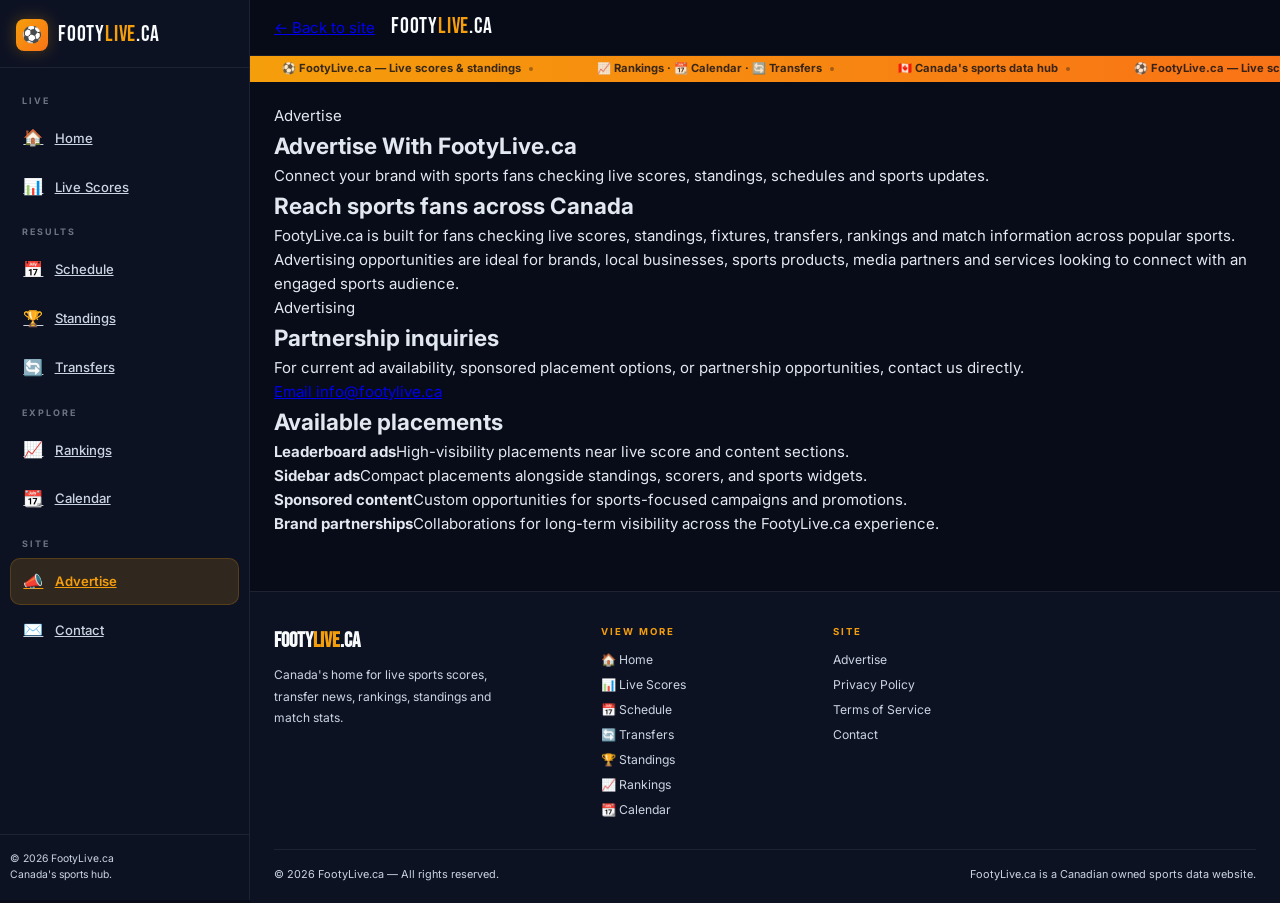
<file: footylive/advertise.html>
<!DOCTYPE html>
<html lang="en">
<head>
<meta charset="UTF-8">
<meta name="viewport" content="width=device-width,initial-scale=1.0">
<meta name="description" content="Advertise With Us — FootyLive.ca">
<title>Advertise With Us — FootyLive.ca</title>
<link rel="stylesheet" href="styles.css">
<link rel="icon" href="Favicon/favicon.ico">
<link rel="apple-touch-icon" href="Favicon/favicon.ico">
</head>
<body>
<div class="shell">
  <nav class="sidenav" id="sidenav">
    <a class="nav-logo" href="index.html" aria-label="FootyLive.ca Home">
      <div class="nav-logo-mark">⚽</div>
      <div class="nav-logo-text">Footy<em>Live</em>.ca</div>
    </a>

    <div class="nav-links">
      <span class="nav-section-label">Live</span>
      <a class="nav-item" href="index.html">
        <span class="ni-icon">🏠</span><span class="ni-label">Home</span>
      </a>
      <a class="nav-item" href="index.html#scores">
        <span class="ni-icon">📊</span><span class="ni-label">Live Scores</span>
      </a>

      <span class="nav-section-label">Results</span>
      <a class="nav-item" href="index.html#schedule">
        <span class="ni-icon">📅</span><span class="ni-label">Schedule</span>
      </a>
      <a class="nav-item" href="index.html#standings">
        <span class="ni-icon">🏆</span><span class="ni-label">Standings</span>
      </a>
      <a class="nav-item" href="index.html#transfers">
        <span class="ni-icon">🔄</span><span class="ni-label">Transfers</span>
      </a>

      <span class="nav-section-label">Explore</span>
      <a class="nav-item" href="index.html#rankings">
        <span class="ni-icon">📈</span><span class="ni-label">Rankings</span>
      </a>
      <a class="nav-item" href="index.html#calendar">
        <span class="ni-icon">📆</span><span class="ni-label">Calendar</span>
      </a>

      <span class="nav-section-label">Site</span>
      <a class="nav-item active" href="advertise.html">
        <span class="ni-icon">📣</span><span class="ni-label">Advertise</span>
      </a>
      <a class="nav-item " href="contact.html">
        <span class="ni-icon">✉️</span><span class="ni-label">Contact</span>
      </a>
    </div>

    <div class="nav-footer">
      <p>© 2026 FootyLive.ca<br>Canada's sports hub.</p>
    </div>
  </nav>

  <div class="main">
    <div class="topbar">
      <a class="topbar-back" href="index.html">← Back to site</a>
      <div class="topbar-title">Footy<span>Live</span>.ca</div>
    </div>

    <div class="ticker-bar">
      <div class="ticker-track">
        <span class="ticker-item">⚽ FootyLive.ca — Live scores &amp; standings <span class="ticker-dot"></span></span>
        <span class="ticker-item">📈 Rankings · 📆 Calendar · 🔄 Transfers <span class="ticker-dot"></span></span>
        <span class="ticker-item">🇨🇦 Canada's sports data hub <span class="ticker-dot"></span></span>
        <span class="ticker-item">⚽ FootyLive.ca — Live scores &amp; standings <span class="ticker-dot"></span></span>
        <span class="ticker-item">📈 Rankings · 📆 Calendar · 🔄 Transfers <span class="ticker-dot"></span></span>
        <span class="ticker-item">🇨🇦 Canada's sports data hub <span class="ticker-dot"></span></span>
      </div>
    </div>

    <main class="page-content static-page-wrap">
      <section class="static-hero">
        <div class="static-eyebrow">Advertise</div>
        <h1>Advertise With FootyLive.ca</h1>
        <p>Connect your brand with sports fans checking live scores, standings, schedules and sports updates.</p>
      </section>

      <section class="static-content">
        
<div class="static-grid static-grid-two">
  <article class="static-card">
    <h2>Reach sports fans across Canada</h2>
    <p>FootyLive.ca is built for fans checking live scores, standings, fixtures, transfers, rankings and match information across popular sports.</p>
    <p>Advertising opportunities are ideal for brands, local businesses, sports products, media partners and services looking to connect with an engaged sports audience.</p>
  </article>
  <article class="static-card highlight-card">
    <span class="static-chip">Advertising</span>
    <h2>Partnership inquiries</h2>
    <p>For current ad availability, sponsored placement options, or partnership opportunities, contact us directly.</p>
    <a class="static-cta" href="mailto:info@footylive.ca">Email info@footylive.ca</a>
  </article>
</div>
<div class="static-card">
  <h2>Available placements</h2>
  <div class="static-list-grid">
    <div><strong>Leaderboard ads</strong><span>High-visibility placements near live score and content sections.</span></div>
    <div><strong>Sidebar ads</strong><span>Compact placements alongside standings, scorers, and sports widgets.</span></div>
    <div><strong>Sponsored content</strong><span>Custom opportunities for sports-focused campaigns and promotions.</span></div>
    <div><strong>Brand partnerships</strong><span>Collaborations for long-term visibility across the FootyLive.ca experience.</span></div>
  </div>
</div>

      </section>
    </main>

    <footer>
      <div class="foot-inner">
        <div class="foot-brand">
          <div style="font-family:var(--fd);font-size:1.3rem;font-weight:800;color:var(--white)">Footy<em style="color:var(--amber);font-style:normal">Live</em>.ca</div>
          <p>Canada's home for live sports scores, transfer news, rankings, standings and match stats.</p>
        </div>
        <div class="foot-col">
          <h4>View More</h4>
          <a href="index.html">🏠 Home</a>
          <a href="index.html#scores">📊 Live Scores</a>
          <a href="index.html#schedule">📅 Schedule</a>
          <a href="index.html#transfers">🔄 Transfers</a>
          <a href="index.html#standings">🏆 Standings</a>
          <a href="index.html#rankings">📈 Rankings</a>
          <a href="index.html#calendar">📆 Calendar</a>
        </div>
        <div class="foot-col">
          <h4>Site</h4>
          <a href="advertise.html">Advertise</a>
          <a href="privacy.html">Privacy Policy</a>
          <a href="terms.html">Terms of Service</a>
          <a href="contact.html">Contact</a>
        </div>
      </div>
      <div class="foot-bottom">
        <p>© 2026 FootyLive.ca — All rights reserved.</p>
        <p>FootyLive.ca is a Canadian owned sports data website.</p>
      </div>
    </footer>
  </div>
</div>

<div class="mobile-tabs">
  <a class="mobile-tab" href="index.html"><span class="mt-icon">🏠</span>Home</a>
  <a class="mobile-tab" href="index.html#scores"><span class="mt-icon">📊</span>Scores</a>
  <a class="mobile-tab" href="index.html#schedule"><span class="mt-icon">📅</span>Schedule</a>
  <a class="mobile-tab" href="index.html#standings"><span class="mt-icon">🏆</span>Table</a>
</div>
</body>
</html>
</file>
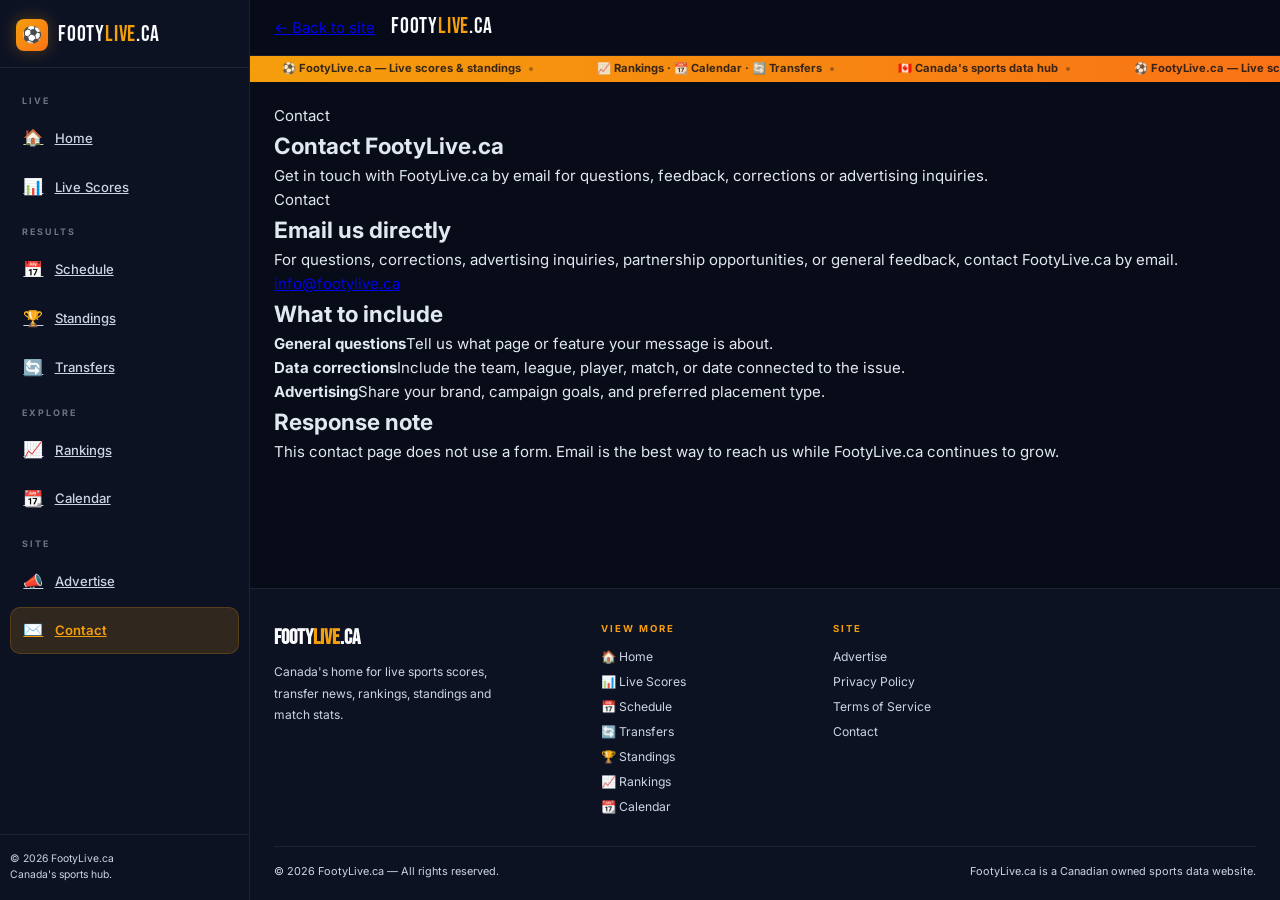
<file: footylive/contact.html>
<!DOCTYPE html>
<html lang="en">
<head>
<meta charset="UTF-8">
<meta name="viewport" content="width=device-width,initial-scale=1.0">
<meta name="description" content="Contact Us — FootyLive.ca">
<title>Contact Us — FootyLive.ca</title>
<link rel="stylesheet" href="styles.css">
<link rel="icon" href="Favicon/favicon.ico">
<link rel="apple-touch-icon" href="Favicon/favicon.ico">
</head>
<body>
<div class="shell">
  <nav class="sidenav" id="sidenav">
    <a class="nav-logo" href="index.html" aria-label="FootyLive.ca Home">
      <div class="nav-logo-mark">⚽</div>
      <div class="nav-logo-text">Footy<em>Live</em>.ca</div>
    </a>

    <div class="nav-links">
      <span class="nav-section-label">Live</span>
      <a class="nav-item" href="index.html">
        <span class="ni-icon">🏠</span><span class="ni-label">Home</span>
      </a>
      <a class="nav-item" href="index.html#scores">
        <span class="ni-icon">📊</span><span class="ni-label">Live Scores</span>
      </a>

      <span class="nav-section-label">Results</span>
      <a class="nav-item" href="index.html#schedule">
        <span class="ni-icon">📅</span><span class="ni-label">Schedule</span>
      </a>
      <a class="nav-item" href="index.html#standings">
        <span class="ni-icon">🏆</span><span class="ni-label">Standings</span>
      </a>
      <a class="nav-item" href="index.html#transfers">
        <span class="ni-icon">🔄</span><span class="ni-label">Transfers</span>
      </a>

      <span class="nav-section-label">Explore</span>
      <a class="nav-item" href="index.html#rankings">
        <span class="ni-icon">📈</span><span class="ni-label">Rankings</span>
      </a>
      <a class="nav-item" href="index.html#calendar">
        <span class="ni-icon">📆</span><span class="ni-label">Calendar</span>
      </a>

      <span class="nav-section-label">Site</span>
      <a class="nav-item " href="advertise.html">
        <span class="ni-icon">📣</span><span class="ni-label">Advertise</span>
      </a>
      <a class="nav-item active" href="contact.html">
        <span class="ni-icon">✉️</span><span class="ni-label">Contact</span>
      </a>
    </div>

    <div class="nav-footer">
      <p>© 2026 FootyLive.ca<br>Canada's sports hub.</p>
    </div>
  </nav>

  <div class="main">
    <div class="topbar">
      <a class="topbar-back" href="index.html">← Back to site</a>
      <div class="topbar-title">Footy<span>Live</span>.ca</div>
    </div>

    <div class="ticker-bar">
      <div class="ticker-track">
        <span class="ticker-item">⚽ FootyLive.ca — Live scores &amp; standings <span class="ticker-dot"></span></span>
        <span class="ticker-item">📈 Rankings · 📆 Calendar · 🔄 Transfers <span class="ticker-dot"></span></span>
        <span class="ticker-item">🇨🇦 Canada's sports data hub <span class="ticker-dot"></span></span>
        <span class="ticker-item">⚽ FootyLive.ca — Live scores &amp; standings <span class="ticker-dot"></span></span>
        <span class="ticker-item">📈 Rankings · 📆 Calendar · 🔄 Transfers <span class="ticker-dot"></span></span>
        <span class="ticker-item">🇨🇦 Canada's sports data hub <span class="ticker-dot"></span></span>
      </div>
    </div>

    <main class="page-content static-page-wrap">
      <section class="static-hero">
        <div class="static-eyebrow">Contact</div>
        <h1>Contact FootyLive.ca</h1>
        <p>Get in touch with FootyLive.ca by email for questions, feedback, corrections or advertising inquiries.</p>
      </section>

      <section class="static-content">
        
<div class="static-grid static-grid-two contact-layout">
  <article class="static-card contact-card-main">
    <span class="static-chip">Contact</span>
    <h2>Email us directly</h2>
    <p>For questions, corrections, advertising inquiries, partnership opportunities, or general feedback, contact FootyLive.ca by email.</p>
    <a class="contact-email" href="mailto:info@footylive.ca">info@footylive.ca</a>
  </article>
  <article class="static-card">
    <h2>What to include</h2>
    <div class="static-list-grid single-list">
      <div><strong>General questions</strong><span>Tell us what page or feature your message is about.</span></div>
      <div><strong>Data corrections</strong><span>Include the team, league, player, match, or date connected to the issue.</span></div>
      <div><strong>Advertising</strong><span>Share your brand, campaign goals, and preferred placement type.</span></div>
    </div>
  </article>
</div>
<div class="static-card">
  <h2>Response note</h2>
  <p>This contact page does not use a form. Email is the best way to reach us while FootyLive.ca continues to grow.</p>
</div>

      </section>
    </main>

    <footer>
      <div class="foot-inner">
        <div class="foot-brand">
          <div style="font-family:var(--fd);font-size:1.3rem;font-weight:800;color:var(--white)">Footy<em style="color:var(--amber);font-style:normal">Live</em>.ca</div>
          <p>Canada's home for live sports scores, transfer news, rankings, standings and match stats.</p>
        </div>
        <div class="foot-col">
          <h4>View More</h4>
          <a href="index.html">🏠 Home</a>
          <a href="index.html#scores">📊 Live Scores</a>
          <a href="index.html#schedule">📅 Schedule</a>
          <a href="index.html#transfers">🔄 Transfers</a>
          <a href="index.html#standings">🏆 Standings</a>
          <a href="index.html#rankings">📈 Rankings</a>
          <a href="index.html#calendar">📆 Calendar</a>
        </div>
        <div class="foot-col">
          <h4>Site</h4>
          <a href="advertise.html">Advertise</a>
          <a href="privacy.html">Privacy Policy</a>
          <a href="terms.html">Terms of Service</a>
          <a href="contact.html">Contact</a>
        </div>
      </div>
      <div class="foot-bottom">
        <p>© 2026 FootyLive.ca — All rights reserved.</p>
        <p>FootyLive.ca is a Canadian owned sports data website.</p>
      </div>
    </footer>
  </div>
</div>

<div class="mobile-tabs">
  <a class="mobile-tab" href="index.html"><span class="mt-icon">🏠</span>Home</a>
  <a class="mobile-tab" href="index.html#scores"><span class="mt-icon">📊</span>Scores</a>
  <a class="mobile-tab" href="index.html#schedule"><span class="mt-icon">📅</span>Schedule</a>
  <a class="mobile-tab" href="index.html#standings"><span class="mt-icon">🏆</span>Table</a>
</div>
</body>
</html>
</file>
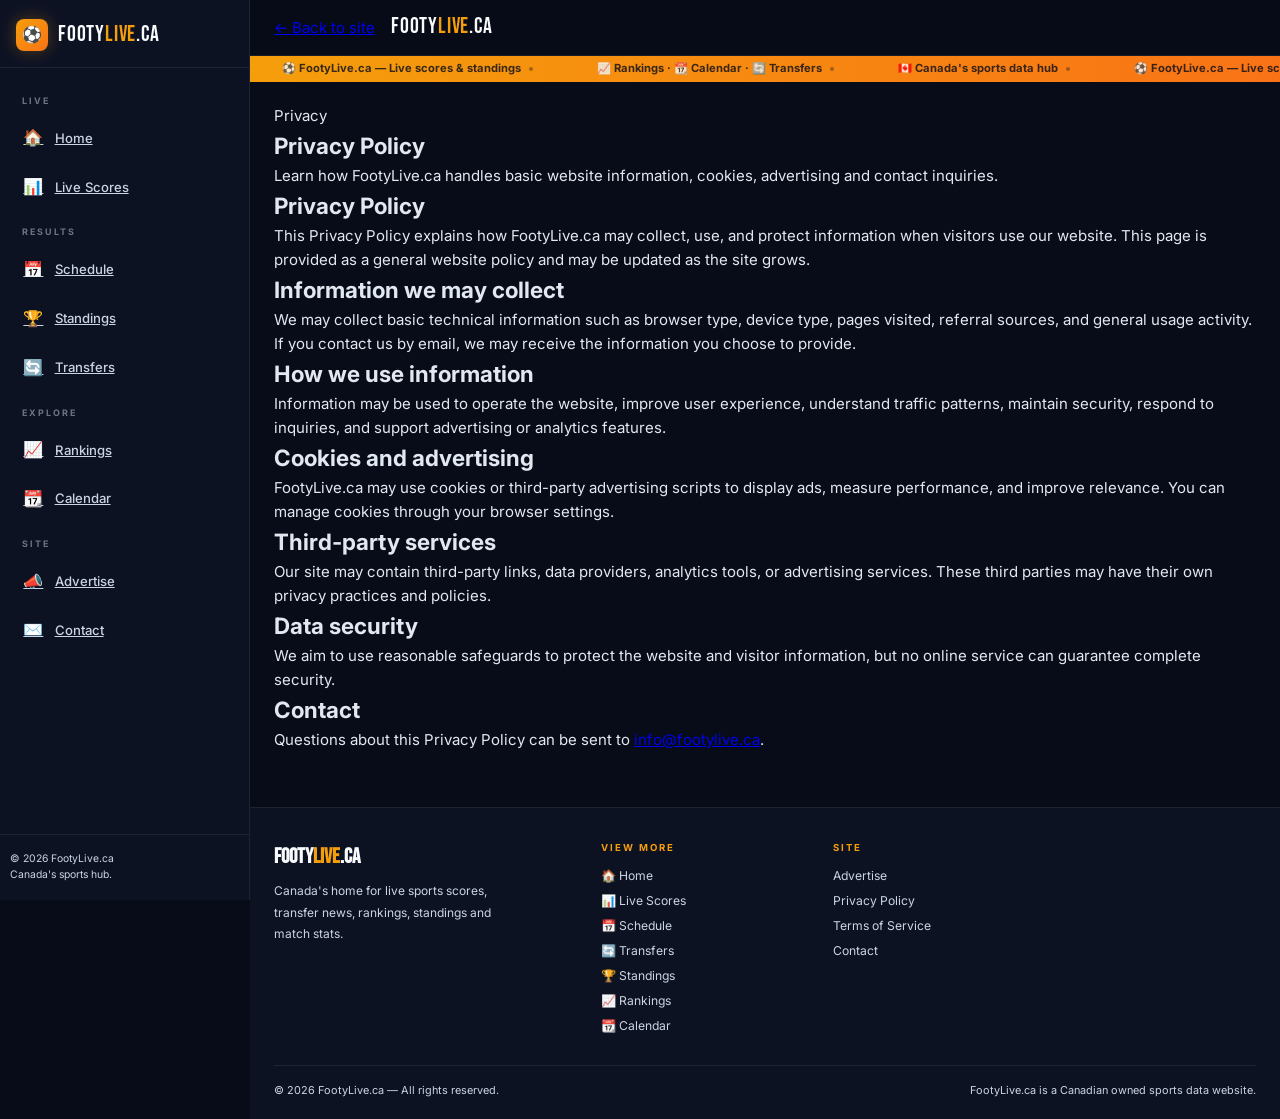
<file: footylive/privacy.html>
<!DOCTYPE html>
<html lang="en">
<head>
<meta charset="UTF-8">
<meta name="viewport" content="width=device-width,initial-scale=1.0">
<meta name="description" content="Privacy Policy — FootyLive.ca">
<title>Privacy Policy — FootyLive.ca</title>
<link rel="stylesheet" href="styles.css">
<link rel="icon" href="Favicon/favicon.ico">
<link rel="apple-touch-icon" href="Favicon/favicon.ico">
</head>
<body>
<div class="shell">
  <nav class="sidenav" id="sidenav">
    <a class="nav-logo" href="index.html" aria-label="FootyLive.ca Home">
      <div class="nav-logo-mark">⚽</div>
      <div class="nav-logo-text">Footy<em>Live</em>.ca</div>
    </a>

    <div class="nav-links">
      <span class="nav-section-label">Live</span>
      <a class="nav-item" href="index.html">
        <span class="ni-icon">🏠</span><span class="ni-label">Home</span>
      </a>
      <a class="nav-item" href="index.html#scores">
        <span class="ni-icon">📊</span><span class="ni-label">Live Scores</span>
      </a>

      <span class="nav-section-label">Results</span>
      <a class="nav-item" href="index.html#schedule">
        <span class="ni-icon">📅</span><span class="ni-label">Schedule</span>
      </a>
      <a class="nav-item" href="index.html#standings">
        <span class="ni-icon">🏆</span><span class="ni-label">Standings</span>
      </a>
      <a class="nav-item" href="index.html#transfers">
        <span class="ni-icon">🔄</span><span class="ni-label">Transfers</span>
      </a>

      <span class="nav-section-label">Explore</span>
      <a class="nav-item" href="index.html#rankings">
        <span class="ni-icon">📈</span><span class="ni-label">Rankings</span>
      </a>
      <a class="nav-item" href="index.html#calendar">
        <span class="ni-icon">📆</span><span class="ni-label">Calendar</span>
      </a>

      <span class="nav-section-label">Site</span>
      <a class="nav-item " href="advertise.html">
        <span class="ni-icon">📣</span><span class="ni-label">Advertise</span>
      </a>
      <a class="nav-item " href="contact.html">
        <span class="ni-icon">✉️</span><span class="ni-label">Contact</span>
      </a>
    </div>

    <div class="nav-footer">
      <p>© 2026 FootyLive.ca<br>Canada's sports hub.</p>
    </div>
  </nav>

  <div class="main">
    <div class="topbar">
      <a class="topbar-back" href="index.html">← Back to site</a>
      <div class="topbar-title">Footy<span>Live</span>.ca</div>
    </div>

    <div class="ticker-bar">
      <div class="ticker-track">
        <span class="ticker-item">⚽ FootyLive.ca — Live scores &amp; standings <span class="ticker-dot"></span></span>
        <span class="ticker-item">📈 Rankings · 📆 Calendar · 🔄 Transfers <span class="ticker-dot"></span></span>
        <span class="ticker-item">🇨🇦 Canada's sports data hub <span class="ticker-dot"></span></span>
        <span class="ticker-item">⚽ FootyLive.ca — Live scores &amp; standings <span class="ticker-dot"></span></span>
        <span class="ticker-item">📈 Rankings · 📆 Calendar · 🔄 Transfers <span class="ticker-dot"></span></span>
        <span class="ticker-item">🇨🇦 Canada's sports data hub <span class="ticker-dot"></span></span>
      </div>
    </div>

    <main class="page-content static-page-wrap">
      <section class="static-hero">
        <div class="static-eyebrow">Privacy</div>
        <h1>Privacy Policy</h1>
        <p>Learn how FootyLive.ca handles basic website information, cookies, advertising and contact inquiries.</p>
      </section>

      <section class="static-content">
        
<div class="static-card">
  <h2>Privacy Policy</h2>
  <p>This Privacy Policy explains how FootyLive.ca may collect, use, and protect information when visitors use our website. This page is provided as a general website policy and may be updated as the site grows.</p>
</div>
<div class="static-grid">
  <article class="static-card"><h2>Information we may collect</h2><p>We may collect basic technical information such as browser type, device type, pages visited, referral sources, and general usage activity. If you contact us by email, we may receive the information you choose to provide.</p></article>
  <article class="static-card"><h2>How we use information</h2><p>Information may be used to operate the website, improve user experience, understand traffic patterns, maintain security, respond to inquiries, and support advertising or analytics features.</p></article>
  <article class="static-card"><h2>Cookies and advertising</h2><p>FootyLive.ca may use cookies or third-party advertising scripts to display ads, measure performance, and improve relevance. You can manage cookies through your browser settings.</p></article>
  <article class="static-card"><h2>Third-party services</h2><p>Our site may contain third-party links, data providers, analytics tools, or advertising services. These third parties may have their own privacy practices and policies.</p></article>
  <article class="static-card"><h2>Data security</h2><p>We aim to use reasonable safeguards to protect the website and visitor information, but no online service can guarantee complete security.</p></article>
  <article class="static-card"><h2>Contact</h2><p>Questions about this Privacy Policy can be sent to <a href="mailto:info@footylive.ca">info@footylive.ca</a>.</p></article>
</div>

      </section>
    </main>

    <footer>
      <div class="foot-inner">
        <div class="foot-brand">
          <div style="font-family:var(--fd);font-size:1.3rem;font-weight:800;color:var(--white)">Footy<em style="color:var(--amber);font-style:normal">Live</em>.ca</div>
          <p>Canada's home for live sports scores, transfer news, rankings, standings and match stats.</p>
        </div>
        <div class="foot-col">
          <h4>View More</h4>
          <a href="index.html">🏠 Home</a>
          <a href="index.html#scores">📊 Live Scores</a>
          <a href="index.html#schedule">📅 Schedule</a>
          <a href="index.html#transfers">🔄 Transfers</a>
          <a href="index.html#standings">🏆 Standings</a>
          <a href="index.html#rankings">📈 Rankings</a>
          <a href="index.html#calendar">📆 Calendar</a>
        </div>
        <div class="foot-col">
          <h4>Site</h4>
          <a href="advertise.html">Advertise</a>
          <a href="privacy.html">Privacy Policy</a>
          <a href="terms.html">Terms of Service</a>
          <a href="contact.html">Contact</a>
        </div>
      </div>
      <div class="foot-bottom">
        <p>© 2026 FootyLive.ca — All rights reserved.</p>
        <p>FootyLive.ca is a Canadian owned sports data website.</p>
      </div>
    </footer>
  </div>
</div>

<div class="mobile-tabs">
  <a class="mobile-tab" href="index.html"><span class="mt-icon">🏠</span>Home</a>
  <a class="mobile-tab" href="index.html#scores"><span class="mt-icon">📊</span>Scores</a>
  <a class="mobile-tab" href="index.html#schedule"><span class="mt-icon">📅</span>Schedule</a>
  <a class="mobile-tab" href="index.html#standings"><span class="mt-icon">🏆</span>Table</a>
</div>
</body>
</html>
</file>
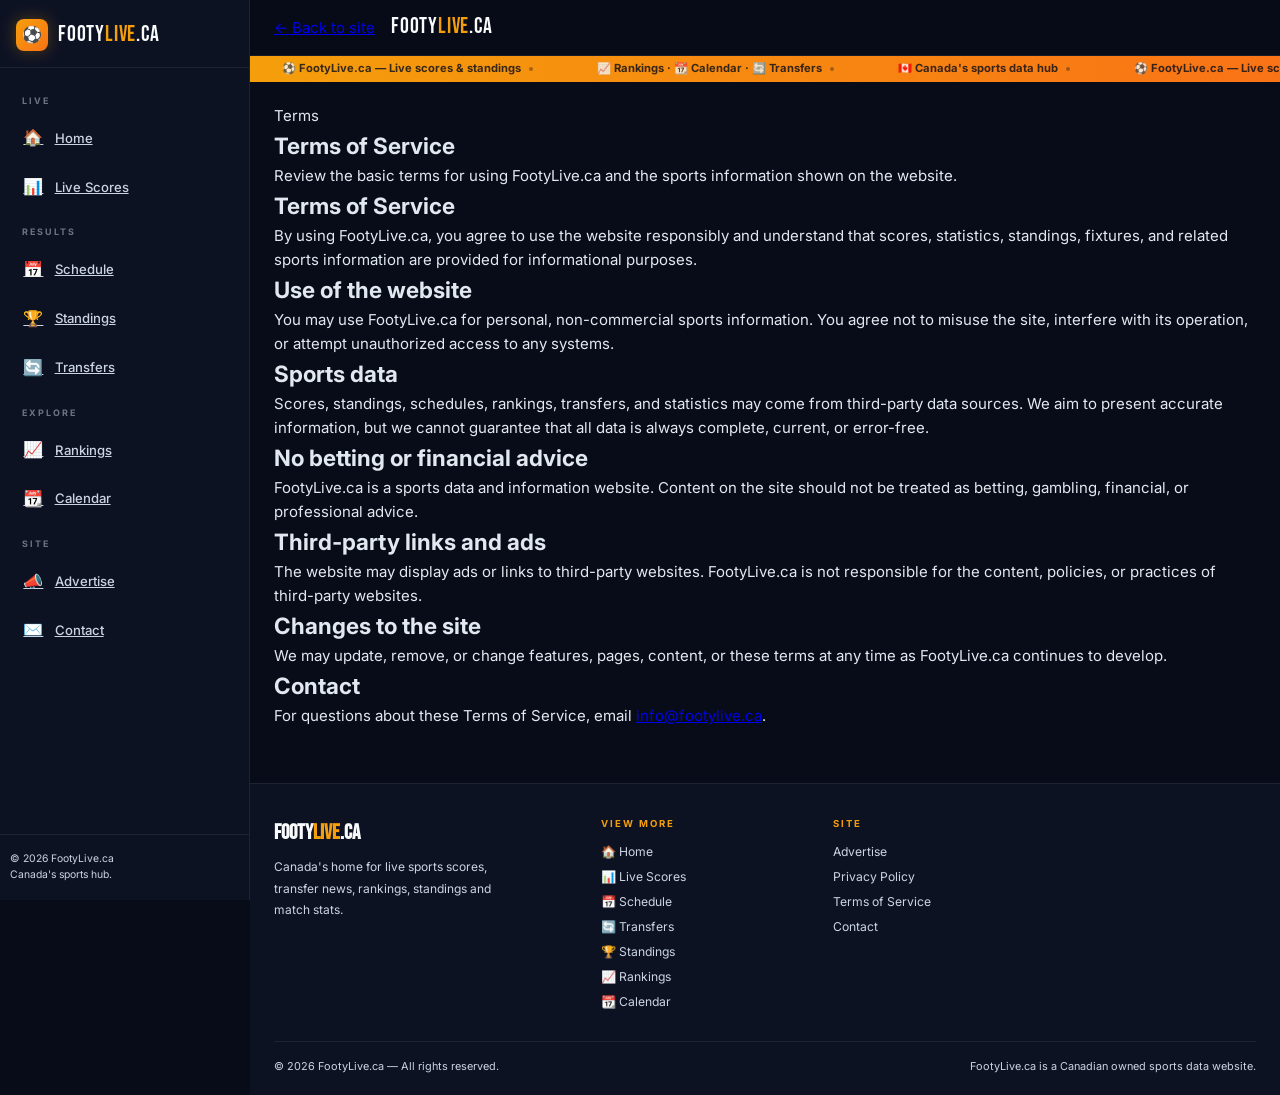
<file: footylive/terms.html>
<!DOCTYPE html>
<html lang="en">
<head>
<meta charset="UTF-8">
<meta name="viewport" content="width=device-width,initial-scale=1.0">
<meta name="description" content="Terms of Service — FootyLive.ca">
<title>Terms of Service — FootyLive.ca</title>
<link rel="stylesheet" href="styles.css">
<link rel="icon" href="Favicon/favicon.ico">
<link rel="apple-touch-icon" href="Favicon/favicon.ico">
</head>
<body>
<div class="shell">
  <nav class="sidenav" id="sidenav">
    <a class="nav-logo" href="index.html" aria-label="FootyLive.ca Home">
      <div class="nav-logo-mark">⚽</div>
      <div class="nav-logo-text">Footy<em>Live</em>.ca</div>
    </a>

    <div class="nav-links">
      <span class="nav-section-label">Live</span>
      <a class="nav-item" href="index.html">
        <span class="ni-icon">🏠</span><span class="ni-label">Home</span>
      </a>
      <a class="nav-item" href="index.html#scores">
        <span class="ni-icon">📊</span><span class="ni-label">Live Scores</span>
      </a>

      <span class="nav-section-label">Results</span>
      <a class="nav-item" href="index.html#schedule">
        <span class="ni-icon">📅</span><span class="ni-label">Schedule</span>
      </a>
      <a class="nav-item" href="index.html#standings">
        <span class="ni-icon">🏆</span><span class="ni-label">Standings</span>
      </a>
      <a class="nav-item" href="index.html#transfers">
        <span class="ni-icon">🔄</span><span class="ni-label">Transfers</span>
      </a>

      <span class="nav-section-label">Explore</span>
      <a class="nav-item" href="index.html#rankings">
        <span class="ni-icon">📈</span><span class="ni-label">Rankings</span>
      </a>
      <a class="nav-item" href="index.html#calendar">
        <span class="ni-icon">📆</span><span class="ni-label">Calendar</span>
      </a>

      <span class="nav-section-label">Site</span>
      <a class="nav-item " href="advertise.html">
        <span class="ni-icon">📣</span><span class="ni-label">Advertise</span>
      </a>
      <a class="nav-item " href="contact.html">
        <span class="ni-icon">✉️</span><span class="ni-label">Contact</span>
      </a>
    </div>

    <div class="nav-footer">
      <p>© 2026 FootyLive.ca<br>Canada's sports hub.</p>
    </div>
  </nav>

  <div class="main">
    <div class="topbar">
      <a class="topbar-back" href="index.html">← Back to site</a>
      <div class="topbar-title">Footy<span>Live</span>.ca</div>
    </div>

    <div class="ticker-bar">
      <div class="ticker-track">
        <span class="ticker-item">⚽ FootyLive.ca — Live scores &amp; standings <span class="ticker-dot"></span></span>
        <span class="ticker-item">📈 Rankings · 📆 Calendar · 🔄 Transfers <span class="ticker-dot"></span></span>
        <span class="ticker-item">🇨🇦 Canada's sports data hub <span class="ticker-dot"></span></span>
        <span class="ticker-item">⚽ FootyLive.ca — Live scores &amp; standings <span class="ticker-dot"></span></span>
        <span class="ticker-item">📈 Rankings · 📆 Calendar · 🔄 Transfers <span class="ticker-dot"></span></span>
        <span class="ticker-item">🇨🇦 Canada's sports data hub <span class="ticker-dot"></span></span>
      </div>
    </div>

    <main class="page-content static-page-wrap">
      <section class="static-hero">
        <div class="static-eyebrow">Terms</div>
        <h1>Terms of Service</h1>
        <p>Review the basic terms for using FootyLive.ca and the sports information shown on the website.</p>
      </section>

      <section class="static-content">
        
<div class="static-card">
  <h2>Terms of Service</h2>
  <p>By using FootyLive.ca, you agree to use the website responsibly and understand that scores, statistics, standings, fixtures, and related sports information are provided for informational purposes.</p>
</div>
<div class="static-grid">
  <article class="static-card"><h2>Use of the website</h2><p>You may use FootyLive.ca for personal, non-commercial sports information. You agree not to misuse the site, interfere with its operation, or attempt unauthorized access to any systems.</p></article>
  <article class="static-card"><h2>Sports data</h2><p>Scores, standings, schedules, rankings, transfers, and statistics may come from third-party data sources. We aim to present accurate information, but we cannot guarantee that all data is always complete, current, or error-free.</p></article>
  <article class="static-card"><h2>No betting or financial advice</h2><p>FootyLive.ca is a sports data and information website. Content on the site should not be treated as betting, gambling, financial, or professional advice.</p></article>
  <article class="static-card"><h2>Third-party links and ads</h2><p>The website may display ads or links to third-party websites. FootyLive.ca is not responsible for the content, policies, or practices of third-party websites.</p></article>
  <article class="static-card"><h2>Changes to the site</h2><p>We may update, remove, or change features, pages, content, or these terms at any time as FootyLive.ca continues to develop.</p></article>
  <article class="static-card"><h2>Contact</h2><p>For questions about these Terms of Service, email <a href="mailto:info@footylive.ca">info@footylive.ca</a>.</p></article>
</div>

      </section>
    </main>

    <footer>
      <div class="foot-inner">
        <div class="foot-brand">
          <div style="font-family:var(--fd);font-size:1.3rem;font-weight:800;color:var(--white)">Footy<em style="color:var(--amber);font-style:normal">Live</em>.ca</div>
          <p>Canada's home for live sports scores, transfer news, rankings, standings and match stats.</p>
        </div>
        <div class="foot-col">
          <h4>View More</h4>
          <a href="index.html">🏠 Home</a>
          <a href="index.html#scores">📊 Live Scores</a>
          <a href="index.html#schedule">📅 Schedule</a>
          <a href="index.html#transfers">🔄 Transfers</a>
          <a href="index.html#standings">🏆 Standings</a>
          <a href="index.html#rankings">📈 Rankings</a>
          <a href="index.html#calendar">📆 Calendar</a>
        </div>
        <div class="foot-col">
          <h4>Site</h4>
          <a href="advertise.html">Advertise</a>
          <a href="privacy.html">Privacy Policy</a>
          <a href="terms.html">Terms of Service</a>
          <a href="contact.html">Contact</a>
        </div>
      </div>
      <div class="foot-bottom">
        <p>© 2026 FootyLive.ca — All rights reserved.</p>
        <p>FootyLive.ca is a Canadian owned sports data website.</p>
      </div>
    </footer>
  </div>
</div>

<div class="mobile-tabs">
  <a class="mobile-tab" href="index.html"><span class="mt-icon">🏠</span>Home</a>
  <a class="mobile-tab" href="index.html#scores"><span class="mt-icon">📊</span>Scores</a>
  <a class="mobile-tab" href="index.html#schedule"><span class="mt-icon">📅</span>Schedule</a>
  <a class="mobile-tab" href="index.html#standings"><span class="mt-icon">🏆</span>Table</a>
</div>
</body>
</html>
</file>
<file: footylive/styles.css>
/* ═══════════════════════════════════════════════════════
   FootyLive.ca — styles.css
   Midnight Navy × Amber × Coral
   Fonts: Bebas Neue (display) + Inter (body)
   ═══════════════════════════════════════════════════════ */

@import url('https://fonts.googleapis.com/css2?family=Bebas+Neue&family=Inter:wght@400;500;600;700;800&display=swap');

:root {
  --bg:       #080c18;
  --bg1:      #0d1223;
  --bg2:      #111827;
  --bg3:      #161f30;
  --border:   rgba(255,255,255,.07);
  --border2:  rgba(255,255,255,.13);
  --amber:    #f59e0b;
  --amber-d:  rgba(245,158,11,.15);
  --coral:    #f97316;
  --sky:      #38bdf8;
  --rose:     #fb7185;
  --text:     #e2e8f0;
  --muted:    #cbd5e1;
  --dim:      #e2e8f0;
  --white:    #f8fafc;
  --red:      #ef4444;
  --win:      #10b981;
  --loss:     #ef4444;
  --fd:       'Bebas Neue', sans-serif;
  --fb:       'Inter', sans-serif;
  --r1: 6px; --r2: 10px; --r3: 14px; --r4: 20px;
  --ease: cubic-bezier(.4,0,.2,1);
  --nav-w: 250px;
}

*,*::before,*::after { box-sizing: border-box; margin: 0; padding: 0; }
html { scroll-behavior: smooth; }
body {
  background: var(--bg);
  color: var(--text);
  font-family: var(--fb);
  font-size: 15px;
  line-height: 1.6;
  overflow-x: hidden;
}

@keyframes spin       { to { transform: rotate(360deg); } }
@keyframes fade-up    { from { opacity:0; transform:translateY(12px); } to { opacity:1; transform:none; } }
@keyframes modal-in   { from { opacity:0; transform:translateY(24px) scale(.98); } to { opacity:1; transform:none; } }
@keyframes pulse-r    { 0%,100%{box-shadow:0 0 0 0 rgba(239,68,68,.4)}50%{box-shadow:0 0 0 5px transparent} }
@keyframes ticker-run { 0%{transform:translateX(0)} 100%{transform:translateX(-50%)} }

::-webkit-scrollbar { width:4px; height:4px; }
::-webkit-scrollbar-track { background:var(--bg); }
::-webkit-scrollbar-thumb { background:rgba(245,158,11,.2); border-radius:2px; }

/* ── SHELL ──────────────────────────────────────────── */
.shell {
  display: flex;
  min-height: 100vh;
}

/* ══════════════════════════════════════════════════════
   SIDEBAR NAV
══════════════════════════════════════════════════════ */
.sidenav {
  position: fixed; top: 0; left: 0; bottom: 0;
  width: var(--nav-w);
  background: var(--bg1);
  border-right: 1px solid var(--border);
  display: flex; flex-direction: column;
  z-index: 300;
  overflow: hidden;
}

/* Logo */
.nav-logo {
  display: flex; align-items: center; gap: 10px;
  padding: 1.2rem 1rem 1rem;
  min-width: 0;
  border-bottom: 1px solid var(--border);
  cursor: pointer;
  text-decoration: none;
}
.nav-logo-mark {
  width: 32px; height: 32px; border-radius: 8px; flex-shrink: 0;
  background: linear-gradient(135deg, var(--amber), var(--coral));
  display: flex; align-items: center; justify-content: center;
  font-size: 16px;
  box-shadow: 0 0 16px rgba(245,158,11,.3);
}
.nav-logo-text {
  font-family: var(--fd);
  font-size: 1.08rem; font-weight: 800;
  letter-spacing: -0.2px; color: var(--white); line-height: 1;
  white-space: nowrap; overflow: visible; flex-shrink: 0;
}
.nav-logo-text em { color: var(--amber); font-style: normal; }

/* Nav links */
.nav-links { padding: .8rem .6rem; flex: 1; display: flex; flex-direction: column; gap: 2px; overflow-y: auto; scrollbar-width: thin; scrollbar-color: rgba(245,158,11,.15) transparent; }
.nav-item {
  display: flex; align-items: center; gap: .7rem;
  padding: .6rem .8rem;
  border-radius: var(--r2);
  cursor: pointer;
  color: var(--muted);
  font-size: .82rem; font-weight: 500;
  border: 1px solid transparent;
  transition: all .15s var(--ease);
  user-select: none;
  white-space: nowrap;
}
.nav-item:hover { background: rgba(255,255,255,.04); color: var(--text); }
.nav-item.active {
  background: var(--amber-d);
  color: var(--amber);
  border-color: rgba(245,158,11,.2);
  font-weight: 600;
}
.nav-item .ni-icon { font-size: 1rem; flex-shrink: 0; width: 20px; text-align: center; }
.nav-item .ni-label { flex: 1; }
.nav-item .ni-badge {
  background: var(--red); color: #fff;
  font-size: .55rem; font-weight: 800;
  padding: 1px 5px; border-radius: 2px;
  animation: pulse-r 1.4s infinite;
}

/* Nav section labels */
.nav-section-label {
  font-size: .56rem; font-weight: 700;
  letter-spacing: 2px; text-transform: uppercase;
  color: var(--muted); opacity: .5;
  padding: .8rem .8rem .3rem;
}

/* Nav footer */
.nav-footer {
  padding: 1rem .6rem;
  border-top: 1px solid var(--border);
}
.nav-footer p {
  font-size: .65rem; color: var(--muted);
  line-height: 1.6;
}

/* ══════════════════════════════════════════════════════
   MAIN CONTENT AREA
══════════════════════════════════════════════════════ */
.main {
  margin-left: var(--nav-w);
  flex: 1;
  min-width: 0;
  display: flex;
  flex-direction: column;
}

/* Top bar */
.topbar {
  position: sticky; top: 0; z-index: 200;
  background: rgba(8,12,24,.96);
  backdrop-filter: blur(20px);
  border-bottom: 1px solid var(--border);
  padding: 0 1.5rem;
  display: flex; align-items: center; gap: 1rem;
  height: 56px;
}
.topbar-title {
  font-family: var(--fd);
  font-size: 1.08rem; font-weight: 700;
  color: var(--white); letter-spacing: -.3px;
}
.topbar-title span { color: var(--amber); }

/* Search */
.search-wrap { flex: 1; max-width: 360px; position: relative; }
.search-input {
  width: 100%;
  background: rgba(255,255,255,.05);
  border: 1px solid var(--border);
  border-radius: 8px;
  color: var(--text);
  font-family: var(--fb);
  font-size: .84rem;
  padding: .45rem 2.2rem .45rem .85rem;
  outline: none;
  transition: border-color .2s, background .2s;
}
.search-input:focus { border-color: rgba(245,158,11,.4); background: rgba(245,158,11,.04); }
.search-input::placeholder { color: var(--muted); }
.search-icon {
  position: absolute; right: .7rem; top: 50%;
  transform: translateY(-50%);
  color: var(--muted); pointer-events: none; font-size: .8rem;
}
.search-dropdown {
  position: absolute; top: calc(100% + 7px); left: 0; right: 0;
  background: var(--bg3); border: 1px solid var(--border2);
  border-radius: var(--r3); z-index: 600;
  max-height: 420px; overflow-y: auto;
  display: none;
  box-shadow: 0 16px 48px rgba(0,0,0,.6);
}
.search-dropdown.open { display: block; animation: fade-up .12s var(--ease); }
.sd-section { padding: .5rem .9rem .2rem; font-size: .56rem; font-weight: 700; letter-spacing: 2px; text-transform: uppercase; color: var(--amber); }
.sd-item { display: flex; align-items: center; gap: .6rem; padding: .48rem .9rem; cursor: pointer; border-radius: 8px; margin: .1rem .3rem; transition: background .12s; }
.sd-item:hover { background: var(--amber-d); }
.sd-item-img { width: 28px; height: 28px; border-radius: 50%; object-fit: cover; flex-shrink: 0; background: rgba(255,255,255,.05); display: flex; align-items: center; justify-content: center; font-size: .85rem; }
.sd-item-name { font-size: .82rem; font-weight: 500; color: var(--text); }
.sd-item-sub { font-size: .66rem; color: var(--muted); }
.sd-footer { display: flex; align-items: center; justify-content: center; padding: .6rem; border-top: 1px solid var(--border); font-size: .72rem; font-weight: 600; color: var(--amber); cursor: pointer; }
.sd-footer:hover { background: var(--amber-d); }
.sd-empty { padding: 1.2rem; text-align: center; color: var(--muted); font-size: .82rem; }

/* Ticker */
.ticker-bar {
  background: linear-gradient(90deg, var(--amber), var(--coral));
  overflow: hidden; padding: 4px 0; flex-shrink: 0;
}
.ticker-track { display: flex; white-space: nowrap; animation: ticker-run 55s linear infinite; }
.ticker-item { color: rgba(8,12,24,.8); font-size: .7rem; font-weight: 700; padding: 0 2rem; display: inline-flex; align-items: center; gap: 8px; }
.ticker-dot { width: 4px; height: 4px; border-radius: 50%; background: rgba(8,12,24,.35); }

/* ══════════════════════════════════════════════════════
   PAGES
══════════════════════════════════════════════════════ */
.page-content { flex: 1; padding: 1.4rem 1.5rem; }
.page { display: none; }
.page.active { display: block; animation: fade-up .18s var(--ease); }

/* Page header (slim, inline) */
.page-hd {
  display: flex; align-items: center; justify-content: space-between;
  flex-wrap: wrap; gap: .8rem;
  margin-bottom: 1.2rem;
}
.page-hd-left h2 {
  font-family: var(--fd);
  font-size: 1.5rem; font-weight: 700;
  color: var(--white); letter-spacing: -.5px; line-height: 1;
}
.page-hd-left h2 span { color: var(--amber); }
.page-hd-left p { font-size: .78rem; color: var(--muted); margin-top: .2rem; }

/* ── SPORT PILL STRIP ──────────────────────────────── */
.sport-strip {
  display: flex; gap: .35rem; overflow-x: auto;
  scrollbar-width: none; padding-bottom: 2px;
  margin-bottom: 1.2rem;
}
.sport-strip::-webkit-scrollbar { display: none; }
.sport-pill {
  display: flex; align-items: center; gap: .35rem;
  padding: .38rem .85rem;
  border-radius: 50px;
  background: var(--bg2);
  border: 1px solid var(--border);
  color: var(--muted);
  font-size: .75rem; font-weight: 600;
  cursor: pointer; transition: all .15s var(--ease);
  white-space: nowrap; flex-shrink: 0;
}
.sport-pill .sp-icon { font-size: .9rem; }
.sport-pill:hover { border-color: var(--border2); color: var(--text); }
.sport-pill.active {
  background: var(--amber-d);
  border-color: rgba(245,158,11,.3);
  color: var(--amber); font-weight: 700;
}

/* ── FILTER ROW ────────────────────────────────────── */
.filter-row {
  display: flex;
  align-items: center;
  flex-wrap: wrap;
  gap: .55rem;
  margin-bottom: 1.1rem;
  padding: .75rem;
  background: linear-gradient(145deg, rgba(17,24,39,.92), rgba(13,18,35,.96));
  border: 1px solid var(--border);
  border-radius: var(--r3);
  box-shadow: 0 12px 34px rgba(0,0,0,.22), inset 0 1px 0 rgba(255,255,255,.04);
}

.filter-btn {
  min-height: 38px;
  padding: .48rem 1rem;
  border-radius: 999px;
  border: 1px solid rgba(255,255,255,.1);
  background: rgba(255,255,255,.045);
  color: var(--white);
  font-family: var(--fb);
  font-size: .8rem;
  font-weight: 800;
  letter-spacing: .1px;
  cursor: pointer;
  transition: transform .16s var(--ease), border-color .16s var(--ease), background .16s var(--ease), color .16s var(--ease), box-shadow .16s var(--ease);
  white-space: nowrap;
  touch-action: manipulation;
}
.filter-btn:hover {
  background: rgba(245,158,11,.075);
  color: var(--white);
  border-color: rgba(245,158,11,.35);
  transform: translateY(-1px);
  box-shadow: 0 8px 22px rgba(0,0,0,.2);
}
.filter-btn.active {
  background: linear-gradient(135deg, rgba(245,158,11,.95), rgba(249,115,22,.9));
  border-color: rgba(245,158,11,.7);
  color: #080c18;
  box-shadow: 0 10px 28px rgba(245,158,11,.2);
}
.filter-btn:focus-visible,
.status-pill:focus-visible,
.quick-league-btn:focus-visible,
.league-select:focus-visible,
.sport-pill:focus-visible,
.toggle-btn:focus-visible,
.date-arrow:focus-visible,
.date-today:focus-visible {
  outline: 2px solid rgba(245,158,11,.75);
  outline-offset: 3px;
}

/* ══════════════════════════════════════════════════════
   MATCH FILTER PANEL
══════════════════════════════════════════════════════ */
.match-filter-panel {
  position: relative;
  isolation: isolate;
  background:
    radial-gradient(circle at 0 0, rgba(245,158,11,.14), transparent 28%),
    linear-gradient(145deg, rgba(22,31,48,.96), rgba(8,12,24,.98));
  border: 1px solid rgba(255,255,255,.1);
  border-radius: 18px;
  padding: 1rem;
  margin: 0 0 1.3rem;
  display: grid;
  grid-template-columns: minmax(190px, .72fr) minmax(320px, 1.28fr);
  grid-template-areas:
    "status leagues"
    "select select";
  gap: .9rem;
  box-shadow: 0 18px 44px rgba(0,0,0,.32), inset 0 1px 0 rgba(255,255,255,.06);
  overflow: hidden;
}
.match-filter-panel::before {
  content: '';
  position: absolute;
  inset: 0;
  pointer-events: none;
  background: linear-gradient(90deg, rgba(245,158,11,.22), rgba(249,115,22,.12), transparent 55%);
  height: 2px;
  z-index: 1;
}

.filter-section {
  min-width: 0;
  display: flex;
  flex-direction: column;
  gap: .55rem;
  padding: .85rem;
  background: rgba(255,255,255,.035);
  border: 1px solid rgba(255,255,255,.065);
  border-radius: 14px;
}
.filter-section:nth-child(1) { grid-area: status; }
.filter-section:nth-child(2) { grid-area: leagues; }
.filter-section-select { grid-area: select; }
.filter-section + .filter-section {
  padding-top: .85rem;
  border-top: 1px solid rgba(255,255,255,.065);
}
.filter-section-label {
  display: flex;
  align-items: center;
  gap: .4rem;
  font-size: .62rem;
  font-weight: 900;
  letter-spacing: 2.4px;
  text-transform: uppercase;
  color: var(--amber);
  opacity: .95;
}
.filter-section-label::after {
  content: '';
  height: 1px;
  flex: 1;
  background: linear-gradient(90deg, rgba(245,158,11,.25), transparent);
}

/* ── STATUS PILLS ──────────────────────────────────── */
.status-pills {
  display: grid;
  grid-template-columns: repeat(3, minmax(0, 1fr));
  gap: .5rem;
}
.status-pill {
  min-height: 42px;
  display: inline-flex;
  align-items: center;
  justify-content: center;
  gap: .42rem;
  padding: .58rem .85rem;
  border-radius: 999px;
  background: rgba(255,255,255,.045);
  border: 1px solid rgba(255,255,255,.095);
  color: var(--white);
  font-family: var(--fb);
  font-size: .8rem;
  font-weight: 800;
  cursor: pointer;
  transition: transform .18s var(--ease), border-color .18s var(--ease), background .18s var(--ease), color .18s var(--ease), box-shadow .18s var(--ease);
  white-space: nowrap;
  user-select: none;
  touch-action: manipulation;
}
.status-pill:hover {
  background: rgba(245,158,11,.075);
  border-color: rgba(245,158,11,.35);
  color: var(--white);
  transform: translateY(-1px);
  box-shadow: 0 8px 22px rgba(0,0,0,.2);
}
.status-pill.active {
  background: linear-gradient(135deg, rgba(245,158,11,.96), rgba(249,115,22,.9));
  border-color: rgba(245,158,11,.65);
  color: #080c18;
  font-weight: 900;
  box-shadow: 0 10px 28px rgba(245,158,11,.2);
}
.status-pill-live.active {
  background: linear-gradient(135deg, rgba(239,68,68,.98), rgba(251,113,133,.92));
  border-color: rgba(251,113,133,.65);
  color: #fff;
  box-shadow: 0 10px 28px rgba(239,68,68,.18);
}
.live-dot {
  width: 7px;
  height: 7px;
  border-radius: 50%;
  background: currentColor;
  flex-shrink: 0;
  animation: pulse-r 1.3s infinite;
}

/* ── QUICK LEAGUE BUTTONS ──────────────────────────── */
.quick-leagues {
  display: grid;
  grid-template-columns: repeat(5, minmax(0, 1fr));
  gap: .55rem;
}
.quick-league-btn {
  min-width: 0;
  min-height: 74px;
  display: flex;
  flex-direction: column;
  align-items: center;
  justify-content: center;
  gap: .42rem;
  padding: .72rem .55rem .68rem;
  border-radius: 14px;
  background: linear-gradient(180deg, rgba(255,255,255,.06), rgba(255,255,255,.028));
  border: 1px solid rgba(255,255,255,.095);
  color: var(--white);
  cursor: pointer;
  transition: transform .2s var(--ease), border-color .2s var(--ease), background .2s var(--ease), box-shadow .2s var(--ease);
  text-align: center;
  position: relative;
  overflow: hidden;
  touch-action: manipulation;
}
.quick-league-btn::before {
  content: '';
  position: absolute;
  inset: 0;
  background: linear-gradient(135deg, rgba(245,158,11,.18), transparent 65%);
  opacity: 0;
  transition: opacity .2s var(--ease);
}
.quick-league-btn:hover {
  border-color: rgba(245,158,11,.42);
  background: rgba(245,158,11,.07);
  transform: translateY(-2px);
  box-shadow: 0 10px 24px rgba(0,0,0,.28);
}
.quick-league-btn:hover::before { opacity: 1; }
.quick-league-btn.active {
  background: linear-gradient(135deg, rgba(245,158,11,.94), rgba(249,115,22,.88));
  border-color: rgba(245,158,11,.75);
  box-shadow: 0 0 0 1px rgba(255,255,255,.08), 0 12px 30px rgba(245,158,11,.18);
}
.quick-league-btn.active::before { opacity: 0; }
.quick-league-btn:disabled {
  opacity: .35;
  pointer-events: none;
}
.ql-flag {
  position: relative;
  z-index: 1;
  font-size: 1.45rem;
  line-height: 1;
  display: block;
  filter: drop-shadow(0 2px 4px rgba(0,0,0,.35));
}
.ql-name {
  position: relative;
  z-index: 1;
  max-width: 100%;
  font-family: var(--fb);
  font-size: .73rem;
  font-weight: 900;
  color: var(--white);
  letter-spacing: .05px;
  line-height: 1.15;
  transition: color .18s var(--ease);
  overflow-wrap: anywhere;
}
.quick-league-btn.active .ql-name { color: #080c18; }
.quick-league-btn.active .ql-flag { filter: drop-shadow(0 2px 4px rgba(0,0,0,.18)); }

/* ── LEAGUE SELECT DROPDOWN ────────────────────────── */
.league-select-wrap {
  position: relative;
  display: flex;
  align-items: center;
}
.league-select {
  width: 100%;
  min-height: 48px;
  appearance: none;
  -webkit-appearance: none;
  background: rgba(255,255,255,.045);
  border: 1px solid rgba(255,255,255,.1);
  border-radius: 14px;
  color: var(--white);
  font-family: var(--fb);
  font-size: .95rem;
  font-weight: 800;
  padding: .78rem 3rem .78rem 1rem;
  cursor: pointer;
  outline: none;
  transition: border-color .2s var(--ease), background .2s var(--ease), box-shadow .2s var(--ease);
  letter-spacing: .1px;
  touch-action: manipulation;
}
.league-select:hover {
  border-color: rgba(245,158,11,.35);
  background: rgba(245,158,11,.055);
}
.league-select:focus {
  border-color: rgba(245,158,11,.6);
  background: rgba(245,158,11,.075);
  box-shadow: 0 0 0 3px rgba(245,158,11,.12);
}
.league-select option {
  background: #0d1223;
  color: var(--white);
  font-size: .95rem;
  font-weight: 600;
  padding: .5rem .8rem;
}
.league-select-icon {
  position: absolute;
  right: 1rem;
  top: 50%;
  transform: translateY(-50%);
  width: 18px;
  height: 18px;
  color: var(--amber);
  pointer-events: none;
  transition: transform .22s var(--ease);
}
.league-select:focus ~ .league-select-icon { transform: translateY(-50%) rotate(180deg); }

/* ── MATCH GROUP HEADER (league name above cards) ─── */
.match-group-header {
  display: flex;
  align-items: center;
  gap: .6rem;
  padding: .62rem .9rem;
  background: linear-gradient(135deg, rgba(17,24,39,.98), rgba(13,18,35,.98));
  border: 1px solid var(--border);
  border-radius: 12px;
  margin-bottom: .45rem;
  cursor: pointer;
  transition: border-color .15s var(--ease), background .15s var(--ease), transform .15s var(--ease);
  user-select: none;
}
.match-group-header:hover {
  border-color: rgba(245,158,11,.28);
  background: rgba(245,158,11,.045);
  transform: translateY(-1px);
}
.mgh-name {
  font-family: var(--fd);
  font-size: 1.05rem;
  font-weight: 700;
  color: var(--white);
  flex: 1;
  letter-spacing: .5px;
}
.mgh-count {
  font-size: .65rem;
  font-weight: 800;
  background: rgba(245,158,11,.13);
  color: var(--amber);
  padding: 3px 8px;
  border-radius: 999px;
  border: 1px solid rgba(245,158,11,.24);
}
.mgh-toggle {
  color: var(--muted);
  font-size: .7rem;
  transition: transform .22s var(--ease);
}
.mgh-toggle.open { transform: rotate(180deg); }

/* ═══════════════════════════════════════════════════
   RESPONSIVE — Filter panel
═══════════════════════════════════════════════════ */
@media (max-width: 1100px) {
  .match-filter-panel {
    grid-template-columns: 1fr;
    grid-template-areas:
      "status"
      "leagues"
      "select";
  }
}

@media (max-width: 860px) {
  .match-filter-panel { padding: .85rem; gap: .75rem; border-radius: 16px; }
  .filter-section { padding: .72rem; }
  .quick-leagues { grid-template-columns: repeat(5, minmax(96px, 1fr)); overflow-x: auto; padding-bottom: .25rem; scroll-snap-type: x proximity; }
  .quick-leagues::-webkit-scrollbar { height: 3px; }
  .quick-league-btn { scroll-snap-align: start; min-height: 70px; padding: .65rem .55rem; }
  .ql-flag { font-size: 1.3rem; }
  .ql-name { font-size: .7rem; }
}

@media (max-width: 600px) {
  .filter-row {
    display: grid;
    grid-template-columns: repeat(2, minmax(0, 1fr));
    gap: .45rem;
    padding: .62rem;
  }
  .filter-btn { width: 100%; font-size: .76rem; padding: .5rem .65rem; }
  .match-filter-panel { padding: .7rem; gap: .65rem; border-radius: 14px; }
  .filter-section { padding: .65rem; gap: .48rem; border-radius: 12px; }
  .filter-section + .filter-section { padding-top: .65rem; }
  .filter-section-label { font-size: .56rem; letter-spacing: 2px; }
  .status-pills { grid-template-columns: 1fr; gap: .42rem; }
  .status-pill { width: 100%; min-height: 42px; font-size: .78rem; padding: .52rem .8rem; }
  .quick-leagues {
    grid-template-columns: repeat(2, minmax(0, 1fr));
    overflow-x: visible;
    gap: .45rem;
  }
  .quick-league-btn { min-height: 68px; padding: .62rem .45rem; border-radius: 12px; }
  .ql-flag { font-size: 1.18rem; }
  .ql-name { font-size: .68rem; }
  .league-select { min-height: 46px; font-size: .86rem; padding: .7rem 2.7rem .7rem .85rem; }
  .league-select-icon { right: .85rem; }
  .mgh-name { font-size: .92rem; }
}

@media (max-width: 420px) {
  .filter-row { grid-template-columns: 1fr; }
  .match-filter-panel { padding: .58rem; gap: .55rem; }
  .filter-section { padding: .58rem; }
  .quick-leagues { grid-template-columns: 1fr; }
  .quick-league-btn {
    min-height: 48px;
    flex-direction: row;
    justify-content: flex-start;
    padding: .55rem .7rem;
    text-align: left;
  }
  .ql-flag { font-size: 1.05rem; }
  .ql-name { font-size: .68rem; }
  .status-pill { min-height: 40px; font-size: .74rem; }
  .mgh-name { font-size: .84rem; }
}

/* Toggle pair */
.toggle-pair {
  display: flex; background: rgba(255,255,255,.04);
  border: 1px solid var(--border); border-radius: var(--r1); overflow: hidden;
}
.toggle-btn {
  padding: .35rem .9rem;
  font-family: var(--fb); font-size: .72rem; font-weight: 600;
  color: var(--muted); background: transparent; border: none; cursor: pointer; transition: all .15s;
}
.toggle-btn.active { background: var(--amber-d); color: var(--amber); }

/* Date nav */
.date-nav { display: flex; align-items: center; gap: .4rem; }
.date-arrow {
  width: 28px; height: 28px; border-radius: var(--r1);
  background: rgba(255,255,255,.05); border: 1px solid var(--border);
  color: var(--text); font-size: .8rem;
  display: flex; align-items: center; justify-content: center;
  cursor: pointer; transition: all .15s;
}
.date-arrow:hover { background: var(--amber-d); border-color: rgba(245,158,11,.25); color: var(--amber); }
.date-label { font-family: var(--fd); font-size: .88rem; font-weight: 700; color: var(--text); letter-spacing: .3px; }
.date-today {
  padding: .3rem .75rem; border-radius: var(--r1);
  background: var(--amber-d); border: 1px solid rgba(245,158,11,.25);
  color: var(--amber); font-size: .65rem; font-weight: 700;
  letter-spacing: 1px; text-transform: uppercase; cursor: pointer; transition: all .15s;
}
.date-today:hover,.date-today.active { background: var(--amber); color: var(--bg); }

/* ── TWO-COLUMN HOME LAYOUT ─────────────────────────── */
.home-layout { display: grid; grid-template-columns: 1fr 280px; gap: 1.5rem; align-items: start; }
.home-sidebar { position: sticky; top: 70px; display: flex; flex-direction: column; gap: 1.2rem; }

/* ── MATCH CARDS ───────────────────────────────────── */
.match-group { margin-bottom: 1.1rem; }


.mgh-count {
  font-size: .6rem; font-weight: 700;
  background: var(--amber-d); color: var(--amber);
  padding: 1px 6px; border-radius: 3px;
}
.mgh-toggle { color: var(--muted); font-size: .65rem; transition: transform .2s; }
.mgh-toggle.open { transform: rotate(180deg); }

.match-card {
  background: var(--bg2);
  border: 1px solid var(--border);
  border-radius: var(--r2);
  overflow: hidden; margin-bottom: .4rem;
  cursor: pointer;
  transition: border-color .15s, transform .12s;
  animation: fade-up .15s var(--ease);
}
.match-card:hover { border-color: rgba(245,158,11,.22); transform: translateY(-1px); }
.match-card-inner { display: flex; align-items: stretch; }

.match-status-col {
  min-width: 68px; flex-shrink: 0;
  display: flex; flex-direction: column; align-items: center; justify-content: center;
  padding: .6rem .4rem; border-right: 1px solid var(--border); gap: 2px;
}
.s-live {
  font-size: .55rem; font-weight: 800; letter-spacing: 1.5px;
  text-transform: uppercase; color: var(--red);
  display: flex; align-items: center; gap: 3px;
}
.s-live::before { content:''; width:5px; height:5px; border-radius:50%; background:var(--red); display:block; animation:pulse-r 1.2s infinite; }
.s-min { font-family: var(--fd); font-size: 1.1rem; color: var(--red); line-height: 1; }
.s-time { font-size: .76rem; font-weight: 600; color: var(--muted); text-align: center; line-height: 1.4; }
.s-ft { font-size: .56rem; font-weight: 700; letter-spacing: 1.5px; text-transform: uppercase; color: var(--muted); }
.s-ht { font-size: .56rem; font-weight: 800; letter-spacing: 1.5px; text-transform: uppercase; color: var(--amber); }

.match-teams-col {
  flex: 1; min-width: 0; padding: .5rem .85rem;
  display: flex; flex-direction: column; justify-content: center; gap: .18rem;
}
.match-team-row { display: flex; align-items: center; justify-content: space-between; gap: .4rem; }
.match-team-info { display: flex; align-items: center; gap: .4rem; flex: 1; min-width: 0; }
.t-crest { width: 18px; height: 18px; object-fit: contain; border-radius: 50%; flex-shrink: 0; }
.t-crest-ph { width: 18px; height: 18px; border-radius: 50%; background: rgba(255,255,255,.05); flex-shrink: 0; display: flex; align-items: center; justify-content: center; font-size: .5rem; }
.t-name { font-size: .82rem; font-weight: 500; color: var(--text); white-space: nowrap; overflow: hidden; text-overflow: ellipsis; }
.t-name.winner { color: var(--white); font-weight: 700; }
.t-score { font-family: var(--fd); font-size: 1.45rem; font-weight: 400; color: var(--white); flex-shrink: 0; letter-spacing: 1px; text-shadow: 0 0 14px rgba(255,255,255,.12); }
.t-score.winner { color: var(--white); }
.match-card .score, .match-card [class*="score"] { color: var(--white); }
.match-card .winner [class*="score"], .match-card [class*="score"].winner { color: var(--white); }
.match-divider { height: 1px; background: var(--border); margin: .1rem 0; }
.match-league { font-size: .66rem; font-weight: 800; letter-spacing: 1.2px; text-transform: uppercase; color: var(--white); margin-top: 3px; }

.match-open-btn {
  padding: .4rem .7rem; border-left: 1px solid var(--border);
  display: flex; flex-direction: column; align-items: center; justify-content: center;
  flex-shrink: 0; gap: 2px; color: var(--muted);
  transition: color .15s, background .15s;
}
.match-card:hover .match-open-btn { background: var(--amber-d); color: var(--amber); }
.ob-icon { font-size: .85rem; }
.ob-txt { font-size: .55rem; letter-spacing: 1px; text-transform: uppercase; font-weight: 600; }

/* ── WIDGETS (sidebar) ──────────────────────────────── */
.widget { background: var(--bg2); border: 1px solid var(--border); border-radius: var(--r3); overflow: hidden; }
.widget-hd { padding: .7rem .95rem; border-bottom: 1px solid var(--border); display: flex; align-items: center; justify-content: space-between; }
.widget-title { font-family: var(--fd); font-size: .95rem; font-weight: 700; color: var(--white); }
.widget-title span { color: var(--amber); }
.widget-link { font-size: .62rem; color: var(--amber); cursor: pointer; font-weight: 600; }
.widget-body { padding: .55rem .85rem; }

.smi-row { display: flex; align-items: center; gap: .38rem; padding: .26rem 0; border-bottom: 1px solid rgba(255,255,255,.03); cursor: pointer; border-radius: 4px; transition: background .1s; }
.smi-row:hover { background: var(--amber-d); }
.smi-pos { font-family: var(--fd); font-size: .86rem; color: var(--muted); min-width: 18px; }
.smi-name { flex: 1; font-size: .74rem; font-weight: 500; color: var(--text); overflow: hidden; text-overflow: ellipsis; white-space: nowrap; }
.smi-pts { font-family: var(--fd); font-size: .88rem; color: var(--amber); }

.scr-row { display: flex; align-items: center; gap: .4rem; padding: .28rem 0; border-bottom: 1px solid rgba(255,255,255,.03); cursor: pointer; border-radius: 4px; transition: background .1s; }
.scr-row:hover { background: var(--amber-d); }
.scr-rank { font-family: var(--fd); font-size: .86rem; color: var(--muted); min-width: 16px; }
.scr-photo { width: 22px; height: 22px; border-radius: 50%; object-fit: cover; background: rgba(255,255,255,.05); flex-shrink: 0; }
.scr-info { flex: 1; min-width: 0; }
.scr-name { font-size: .74rem; font-weight: 600; color: var(--text); white-space: nowrap; overflow: hidden; text-overflow: ellipsis; }
.scr-club { font-size: .6rem; color: var(--muted); }
.scr-goals { font-family: var(--fd); font-size: 1.05rem; color: var(--coral); }

/* ── AD SLOT ────────────────────────────────────────── */
.ad-slot {
  position: relative;
  width: 100%;
  max-width: 100%;
  overflow: hidden;
  border: 1px dashed rgba(245,158,11,.12);
  border-radius: var(--r2);
  padding: .6rem;
  text-align: center;
  color: var(--muted);
  font-size: .7rem;
  letter-spacing: 1px;
  text-transform: uppercase;
  cursor: pointer;
  transition: border-color .2s, background .2s;
  background: repeating-linear-gradient(45deg, rgba(245,158,11,.015), rgba(245,158,11,.015) 8px, transparent 8px, transparent 16px);
}
.ad-slot:hover { border-color: rgba(245,158,11,.25); }
.ad-slot small { display: block; margin-top: 4px; font-size: .58rem; opacity: .5; }
.ad-slot > span,
.ad-slot .ad-inner {
  width: 100%;
  max-width: 100%;
  min-width: 0;
  display: flex;
  align-items: center;
  justify-content: center;
  overflow: hidden;
  line-height: 0;
}
.ad-slot script { display: none !important; }
.ad-slot iframe,
.ad-slot object,
.ad-slot embed,
.ad-slot ins {
  display: block;
  max-width: 100% !important;
  border: 0 !important;
  margin: 0 auto !important;
}
.ad-slot img { max-width: 100%; height: auto; }
.ad-leaderboard {
  width: 100%;
  min-height: 104px;
  margin-bottom: 1.2rem;
  display: flex;
  align-items: center;
  justify-content: center;
}
.ad-leaderboard iframe {
  width: min(728px, 100%) !important;
  height: 90px !important;
}
.home-sidebar .ad-slot,
.standings-layout aside .ad-slot {
  max-width: 300px;
  min-height: 262px;
  margin-left: auto;
  margin-right: auto;
}
.home-sidebar .ad-slot iframe,
.standings-layout aside .ad-slot iframe {
  width: min(300px, 100%) !important;
  height: 250px !important;
}
@media (max-width: 860px) {
  .ad-slot { padding: .5rem; }
  .ad-leaderboard { min-height: 82px; }
}
@media (max-width: 600px) {
  .ad-slot {
    border-radius: 8px;
    padding: .45rem;
  }
  .ad-leaderboard {
    min-height: 72px;
    margin-bottom: .9rem;
  }
}

/* ── STANDINGS ──────────────────────────────────────── */
.st-table { background: var(--bg2); border: 1px solid var(--border); border-radius: var(--r3); overflow: hidden; }
.st-head { display: flex; align-items: center; padding: .38rem .9rem; border-bottom: 1px solid var(--border); font-size: .54rem; font-weight: 700; letter-spacing: 1.5px; text-transform: uppercase; color: var(--muted); }
.st-row { display: flex; align-items: center; padding: .33rem .9rem; border-bottom: 1px solid rgba(255,255,255,.03); cursor: pointer; transition: background .12s; position: relative; }
.st-row:hover { background: var(--amber-d); }
.st-row:last-child { border-bottom: none; }
.st-bar { position: absolute; left: 0; top: 0; bottom: 0; width: 3px; }
.st-pos { font-family: var(--fd); font-size: .86rem; min-width: 20px; padding-left: 6px; }
.st-team-info { flex: 1; display: flex; align-items: center; gap: .38rem; min-width: 0; margin-left: .3rem; }
.st-crest { width: 16px; height: 16px; object-fit: contain; flex-shrink: 0; }
.st-tname { font-size: .76rem; font-weight: 500; color: var(--text); overflow: hidden; text-overflow: ellipsis; white-space: nowrap; }
.st-cell { font-size: .68rem; color: var(--muted); text-align: center; min-width: 22px; }
.st-gd { font-size: .68rem; color: var(--muted); min-width: 26px; text-align: right; }
.st-pts { font-family: var(--fd); font-size: .88rem; color: var(--amber); min-width: 24px; text-align: right; }

/* ── TRANSFERS ──────────────────────────────────────── */
.transfer-card { background: var(--bg2); border: 1px solid var(--border); border-radius: var(--r2); overflow: hidden; margin-bottom: .55rem; display: flex; transition: border-color .15s, transform .12s; }
.transfer-card:hover { border-color: rgba(245,158,11,.2); transform: translateY(-1px); }
.tr-bar { width: 3px; flex-shrink: 0; }
.tr-bar.permanent { background: var(--win); }
.tr-bar.loan      { background: var(--amber); }
.tr-bar.free      { background: var(--sky); }
.tr-body { flex: 1; padding: .75rem .95rem; display: flex; align-items: center; gap: .85rem; flex-wrap: wrap; }
.tr-player { display: flex; align-items: center; gap: .5rem; min-width: 140px; }
.tr-photo { width: 36px; height: 36px; border-radius: 50%; object-fit: cover; background: rgba(255,255,255,.05); flex-shrink: 0; }
.tr-pname { font-size: .86rem; font-weight: 700; color: var(--white); }
.tr-clubs { display: flex; align-items: center; gap: .45rem; flex: 1; flex-wrap: wrap; }
.club-chip { display: flex; align-items: center; gap: .3rem; background: rgba(255,255,255,.04); border: 1px solid var(--border); border-radius: 5px; padding: .24rem .55rem; }
.club-chip-logo { width: 14px; height: 14px; object-fit: contain; }
.club-chip-name { font-size: .7rem; font-weight: 600; color: var(--text); white-space: nowrap; }
.tr-arrow { color: var(--amber); font-size: .9rem; }
.tr-meta { display: flex; align-items: center; gap: .5rem; flex-wrap: wrap; }
.tr-badge { font-size: .58rem; font-weight: 700; letter-spacing: 1px; text-transform: uppercase; padding: 2px 7px; border-radius: 3px; }
.tr-badge.permanent { background: rgba(16,185,129,.1); color: var(--win); }
.tr-badge.loan      { background: rgba(245,158,11,.1); color: var(--amber); }
.tr-badge.free      { background: rgba(56,189,248,.1); color: var(--sky); }
.tr-fee  { font-size: .7rem; color: var(--coral); font-weight: 600; }
.tr-date { font-size: .66rem; color: var(--muted); }

/* ── RANKINGS ───────────────────────────────────────── */
.rk-table { background: var(--bg2); border: 1px solid var(--border); border-radius: var(--r3); overflow: hidden; }
.rk-head  { display: flex; align-items: center; gap: .5rem; padding: .38rem .9rem; border-bottom: 1px solid var(--border); font-size: .54rem; font-weight: 700; letter-spacing: 1.5px; text-transform: uppercase; color: var(--muted); }
.rk-row   { display: flex; align-items: center; gap: .5rem; padding: .38rem .9rem; border-bottom: 1px solid rgba(255,255,255,.03); cursor: pointer; transition: background .12s; }
.rk-row:hover { background: var(--amber-d); }
.rk-pos   { font-family: var(--fd); font-size: .95rem; color: var(--muted); min-width: 32px; }
.rk-pos.top3 { color: var(--amber); }
.rk-photo { width: 24px; height: 24px; border-radius: 50%; object-fit: cover; background: rgba(255,255,255,.05); flex-shrink: 0; }
.rk-name  { flex: 1; font-size: .8rem; font-weight: 600; color: var(--text); }
.rk-country { font-size: .68rem; color: var(--muted); min-width: 75px; }
.rk-pts   { font-family: var(--fd); font-size: .95rem; color: var(--amber); min-width: 55px; text-align: right; }

/* ── CALENDAR ───────────────────────────────────────── */
.cal-grid { display: grid; grid-template-columns: repeat(7,1fr); gap: 3px; margin-bottom: 1rem; }
.cal-day-hd { font-size: .58rem; font-weight: 700; letter-spacing: 1px; text-transform: uppercase; color: var(--muted); text-align: center; padding: .3rem; }
.cal-day {
  background: var(--bg2); border: 1px solid var(--border);
  border-radius: var(--r1); padding: .4rem; min-height: 52px;
  cursor: pointer; transition: border-color .15s;
}
.cal-day:hover { border-color: rgba(245,158,11,.22); }
.cal-day.has-ev { border-color: rgba(245,158,11,.15); }
.cal-day.selected { border-color: var(--amber); background: var(--amber-d); }
.cal-day.today .cal-dnum { color: var(--amber); }
.cal-day.other { opacity: .25; cursor: default; }
.cal-dnum { font-size: .7rem; font-weight: 700; color: var(--text); }
.cal-dots { display: flex; flex-wrap: wrap; gap: 2px; margin-top: 3px; }
.cal-dot  { width: 4px; height: 4px; border-radius: 50%; background: var(--amber); }

/* ── TV ─────────────────────────────────────────────── */
.tv-row { display: flex; align-items: center; gap: .55rem; padding: .35rem .5rem; border-radius: var(--r1); border-bottom: 1px solid rgba(255,255,255,.03); transition: background .12s; }
.tv-row:hover { background: var(--amber-d); }
.tv-logo { width: 30px; height: 30px; object-fit: contain; border-radius: 5px; background: rgba(255,255,255,.04); flex-shrink: 0; }
.tv-logo-ph { width: 30px; height: 30px; border-radius: 5px; background: rgba(255,255,255,.04); display: flex; align-items: center; justify-content: center; font-size: .85rem; flex-shrink: 0; }
.tv-name { font-size: .76rem; font-weight: 600; color: var(--text); }
.tv-country { font-size: .6rem; color: var(--muted); }

/* ── SEARCH RESULTS PAGE ────────────────────────────── */
.result-grid { display: grid; grid-template-columns: repeat(auto-fill, minmax(230px, 1fr)); gap: .6rem; }
.result-card { background: var(--bg2); border: 1px solid var(--border); border-radius: var(--r2); padding: .75rem; display: flex; align-items: center; gap: .55rem; cursor: pointer; transition: all .15s; }
.result-card:hover { border-color: rgba(245,158,11,.25); transform: translateY(-1px); }
.result-photo { width: 38px; height: 38px; border-radius: 50%; object-fit: contain; background: rgba(255,255,255,.05); flex-shrink: 0; }
.result-name { font-weight: 700; font-size: .85rem; color: var(--white); }
.result-sub  { font-size: .68rem; color: var(--muted); }

/* ── MODAL CORE ─────────────────────────────────────── */
.modal-overlay { position: fixed; inset: 0; background: rgba(4,6,16,.88); backdrop-filter: blur(10px); z-index: 700; display: none; align-items: flex-start; justify-content: center; padding: 1.2rem; overflow-y: auto; }
.modal-overlay.open { display: flex; }
.modal { background: var(--bg2); border: 1px solid var(--border2); border-radius: var(--r4); width: 100%; max-width: 880px; margin: auto; overflow: hidden; position: relative; animation: modal-in .22s var(--ease); box-shadow: 0 32px 80px rgba(0,0,0,.7); }
.modal-wide { max-width: 1040px; }
.modal-x { position: absolute; top: .85rem; right: .85rem; width: 28px; height: 28px; border-radius: 50%; background: rgba(255,255,255,.06); border: 1px solid var(--border); color: var(--muted); font-size: .82rem; display: flex; align-items: center; justify-content: center; cursor: pointer; transition: all .15s; z-index: 10; }
.modal-x:hover { background: rgba(239,68,68,.15); border-color: rgba(239,68,68,.3); color: var(--rose); }
.modal-hero { background: linear-gradient(135deg,var(--bg1),var(--bg)); border-bottom: 1px solid var(--border); padding: 1.4rem; display: flex; align-items: center; gap: 1.1rem; flex-wrap: wrap; }
.mh-photo { width: 66px; height: 66px; border-radius: 50%; object-fit: cover; border: 2px solid rgba(245,158,11,.3); background: rgba(255,255,255,.05); flex-shrink: 0; }
.mh-photo-ph { width: 66px; height: 66px; border-radius: 50%; background: var(--amber-d); border: 2px solid rgba(245,158,11,.2); display: flex; align-items: center; justify-content: center; font-size: 1.8rem; flex-shrink: 0; }
.mh-name { font-family: var(--fd); font-size: 1.7rem; font-weight: 800; letter-spacing: -.4px; color: var(--white); line-height: 1; margin-bottom: .3rem; }
.mh-sub  { font-size: .8rem; color: var(--muted); }
.mh-badges { display: flex; gap: .4rem; flex-wrap: wrap; margin-top: .45rem; }
.mh-badge { font-size: .6rem; font-weight: 700; letter-spacing: 1px; text-transform: uppercase; padding: 2px 7px; border-radius: 3px; background: var(--amber-d); color: var(--amber); border: 1px solid rgba(245,158,11,.2); }
.mh-stats { display: flex; gap: .6rem; flex-wrap: wrap; margin-top: auto; }
.mhs-box { background: rgba(0,0,0,.3); border: 1px solid var(--border); border-radius: var(--r2); padding: .45rem .75rem; text-align: center; min-width: 58px; }
.mhs-val { font-family: var(--fd); font-size: 1.4rem; color: var(--amber); line-height: 1; }
.mhs-lbl { font-size: .54rem; font-weight: 700; letter-spacing: 1px; text-transform: uppercase; color: var(--muted); margin-top: 2px; }

/* Event scoreboard */
.ev-hero { background: linear-gradient(150deg,#0a0e1e,#080c18); border-bottom: 1px solid var(--border); padding: 1.4rem 1.8rem 1.1rem; text-align: center; }
.ev-league { font-size: .6rem; font-weight: 700; letter-spacing: 2px; text-transform: uppercase; color: var(--amber); margin-bottom: .6rem; }
.ev-scoreboard { display: flex; align-items: center; justify-content: center; gap: 1rem; margin-bottom: .5rem; }
.ev-team { display: flex; flex-direction: column; align-items: center; gap: .35rem; flex: 1; max-width: 190px; }
.ev-crest { width: 48px; height: 48px; object-fit: contain; }
.ev-crest-ph { width: 48px; height: 48px; border-radius: 50%; background: rgba(255,255,255,.06); display: flex; align-items: center; justify-content: center; font-size: 1.4rem; }
.ev-tname { font-family: var(--fd); font-weight: 700; font-size: .95rem; color: var(--white); text-align: center; line-height: 1.2; }
.ev-score-mid { text-align: center; flex-shrink: 0; }
.ev-score { font-family: var(--fd); font-size: 3.2rem; font-weight: 800; letter-spacing: 4px; color: var(--white); line-height: 1; text-shadow: 0 0 18px rgba(255,255,255,.14); }
.ev-status-pill { display: inline-block; font-size: .58rem; font-weight: 700; letter-spacing: 1.5px; text-transform: uppercase; padding: 2px 9px; border-radius: 3px; margin-top: .35rem; }
.ev-status-pill.live { background: rgba(239,68,68,.12); color: var(--red); border: 1px solid rgba(239,68,68,.25); }
.ev-status-pill.ft   { background: rgba(100,116,139,.1); color: var(--muted); border: 1px solid var(--border); }
.ev-status-pill.ns   { background: var(--amber-d); color: var(--amber); border: 1px solid rgba(245,158,11,.2); }
.ev-meta { display: flex; justify-content: center; gap: 1rem; flex-wrap: wrap; font-size: .68rem; color: var(--muted); margin-top: .45rem; }

/* Modal tabs */
.modal-tabs { display: flex; overflow-x: auto; scrollbar-width: none; border-bottom: 1px solid var(--border); background: rgba(0,0,0,.2); }
.modal-tabs::-webkit-scrollbar { display: none; }
.mtab { flex-shrink: 0; padding: .68rem .95rem; font-size: .66rem; font-weight: 700; letter-spacing: .5px; text-transform: uppercase; color: var(--muted); cursor: pointer; border-bottom: 2px solid transparent; transition: all .15s; white-space: nowrap; }
.mtab:hover { color: var(--text); }
.mtab.active { color: var(--amber); border-bottom-color: var(--amber); }
.modal-panel { display: none; padding: 1.1rem 1.4rem; min-height: 200px; }
.modal-panel.active { display: block; animation: fade-up .14s var(--ease); }

/* Player modal hero */
.player-hero { background: linear-gradient(135deg,var(--bg1),var(--bg)); border-bottom: 1px solid var(--border); padding: 1.4rem; display: flex; align-items: center; gap: 1.1rem; flex-wrap: wrap; }
.ph-photo { width: 80px; height: 80px; border-radius: 50%; object-fit: cover; border: 2px solid rgba(245,158,11,.3); background: rgba(255,255,255,.05); flex-shrink: 0; }
.ph-photo-ph { width: 80px; height: 80px; border-radius: 50%; background: var(--amber-d); border: 2px solid rgba(245,158,11,.18); display: flex; align-items: center; justify-content: center; font-size: 2.2rem; flex-shrink: 0; }
.ph-info { flex: 1; min-width: 180px; }
.ph-name { font-family: var(--fd); font-size: 2rem; font-weight: 800; letter-spacing: -.4px; color: var(--white); line-height: 1; margin-bottom: .28rem; }
.ph-pos-team { display: flex; align-items: center; gap: .5rem; flex-wrap: wrap; margin-bottom: .4rem; }
.ph-pos { font-size: .62rem; font-weight: 700; letter-spacing: 1.5px; text-transform: uppercase; padding: 2px 8px; border-radius: 3px; background: var(--amber-d); color: var(--amber); border: 1px solid rgba(245,158,11,.2); }
.ph-team { font-size: .82rem; font-weight: 700; color: var(--text); display: flex; align-items: center; gap: .35rem; }
.ph-pills { display: flex; gap: .4rem; flex-wrap: wrap; }
.ph-pill { font-size: .68rem; color: var(--muted); background: rgba(255,255,255,.04); border: 1px solid var(--border); border-radius: 4px; padding: 2px 7px; }
.ph-stats-row { display: flex; gap: .6rem; flex-wrap: wrap; margin-top: auto; }

/* Info table */
.info-table { background: var(--bg3); border: 1px solid var(--border); border-radius: var(--r2); overflow: hidden; margin-bottom: 1rem; }
.info-row { display: flex; align-items: center; padding: .45rem .9rem; border-bottom: 1px solid rgba(255,255,255,.04); font-size: .8rem; }
.info-row:last-child { border-bottom: none; }
.info-label { color: var(--muted); min-width: 120px; flex-shrink: 0; }
.info-value { color: var(--text); font-weight: 500; }

/* Stat bars */
.stat-group { margin-bottom: 1rem; }
.stat-group-title { font-size: .58rem; font-weight: 700; letter-spacing: 2px; text-transform: uppercase; color: var(--amber); margin-bottom: .5rem; padding-bottom: .28rem; border-bottom: 1px solid var(--border); }
.stat-item { margin-bottom: .45rem; }
.stat-labels { display: flex; justify-content: space-between; align-items: center; font-size: .68rem; margin-bottom: 3px; }
.stat-lv,.stat-rv { color: var(--text); font-weight: 600; }
.stat-nm { color: var(--muted); font-size: .6rem; text-align: center; flex: 1; }
.stat-bar { height: 4px; background: rgba(255,255,255,.04); border-radius: 2px; overflow: hidden; display: flex; }
.stat-bl { height: 100%; background: var(--amber); border-radius: 2px; transition: width .5s var(--ease); }
.stat-br { height: 100%; background: rgba(249,115,22,.3); border-radius: 2px; margin-left: auto; transition: width .5s var(--ease); }

/* Stat boxes */
.stat-boxes { display: grid; grid-template-columns: repeat(auto-fill, minmax(85px, 1fr)); gap: .45rem; margin-bottom: 1rem; }
.stat-box { background: var(--bg3); border: 1px solid var(--border); border-radius: var(--r2); padding: .5rem; text-align: center; }
.stat-box-v { font-family: var(--fd); font-size: 1.5rem; color: var(--amber); line-height: 1; }
.stat-box-l { font-size: .54rem; font-weight: 700; letter-spacing: 1px; text-transform: uppercase; color: var(--muted); margin-top: 2px; }

/* Nat stat grid */
.nat-grid { display: grid; grid-template-columns: repeat(auto-fill, minmax(90px, 1fr)); gap: .45rem; margin-bottom: 1rem; }
.nat-box { background: var(--bg3); border: 1px solid var(--border); border-radius: var(--r2); padding: .5rem; text-align: center; }
.nat-val { font-family: var(--fd); font-size: 1.5rem; color: var(--amber); line-height: 1; }
.nat-lbl { font-size: .54rem; font-weight: 700; letter-spacing: 1px; text-transform: uppercase; color: var(--muted); margin-top: 2px; }

/* Lineups */
.lu-grid { display: grid; grid-template-columns: 1fr 1fr; gap: 1.4rem; }
.lu-team h4 { font-size: .7rem; font-weight: 700; letter-spacing: 2px; text-transform: uppercase; color: var(--amber); margin-bottom: .38rem; }
.lu-formation { font-size: .68rem; font-weight: 700; color: var(--amber); margin-bottom: .4rem; }
.lu-section { font-size: .56rem; font-weight: 700; letter-spacing: 2px; text-transform: uppercase; color: var(--muted); margin: .6rem 0 .22rem; }
.lu-player { display: flex; align-items: center; gap: .38rem; padding: .24rem 0; border-bottom: 1px solid rgba(255,255,255,.03); }
.lu-num { font-family: var(--fd); font-size: .88rem; color: var(--amber); min-width: 20px; }
.lu-name { font-size: .78rem; color: var(--text); flex: 1; cursor: pointer; }
.lu-name:hover { color: var(--amber); }
.lu-pos { font-size: .56rem; color: var(--muted); background: rgba(0,0,0,.3); padding: 1px 5px; border-radius: 2px; }
.lu-sub { opacity: .55; }

/* Incidents */
.timeline { display: flex; flex-direction: column; gap: .25rem; }
.inc-period { font-size: .58rem; font-weight: 700; letter-spacing: 2px; text-transform: uppercase; color: var(--muted); text-align: center; padding: .38rem; background: rgba(0,0,0,.2); border-top: 1px solid var(--border); border-bottom: 1px solid var(--border); margin: .38rem 0; }
.inc-row { display: flex; align-items: center; gap: .5rem; padding: .28rem .38rem; border-radius: var(--r1); transition: background .12s; }
.inc-row:hover { background: var(--amber-d); }
.inc-row.away { flex-direction: row-reverse; text-align: right; }
.inc-min { font-family: var(--fd); font-size: .92rem; color: var(--amber); min-width: 30px; text-align: center; flex-shrink: 0; }
.inc-ico { font-size: .85rem; flex-shrink: 0; }
.inc-info { flex: 1; min-width: 0; }
.inc-player { font-size: .78rem; font-weight: 600; color: var(--text); cursor: pointer; }
.inc-player:hover { color: var(--amber); }
.inc-assist { font-size: .64rem; color: var(--muted); }

/* H2H */
.h2h-summary { display: grid; grid-template-columns: 1fr 1fr 1fr; gap: .45rem; margin-bottom: .9rem; text-align: center; }
.h2h-box { background: var(--bg3); border: 1px solid var(--border); border-radius: var(--r2); padding: .55rem .4rem; }
.h2h-num { font-family: var(--fd); font-size: 1.8rem; color: var(--amber); line-height: 1; }
.h2h-lbl { font-size: .58rem; font-weight: 700; letter-spacing: 1px; text-transform: uppercase; color: var(--muted); margin-top: 2px; }
.h2h-match { display: flex; align-items: center; gap: .45rem; padding: .3rem .38rem; border-radius: 5px; font-size: .76rem; border-bottom: 1px solid rgba(255,255,255,.03); cursor: pointer; }
.h2h-match:hover { background: var(--amber-d); }
.h2h-date { font-size: .62rem; color: var(--muted); min-width: 60px; flex-shrink: 0; }
.h2h-teams { flex: 1; color: var(--text); font-weight: 600; white-space: nowrap; overflow: hidden; text-overflow: ellipsis; }
.h2h-score { font-family: var(--fd); font-size: .95rem; color: var(--white); min-width: 34px; text-align: right; }

/* Shotmap legend */
.shotmap-legend { display: flex; gap: .85rem; flex-wrap: wrap; font-size: .68rem; color: var(--muted); margin-top: .6rem; justify-content: center; }
.sml-dot { width: 8px; height: 8px; border-radius: 50%; display: inline-block; margin-right: 3px; vertical-align: middle; }

/* Best players */
.bp-grid { display: grid; grid-template-columns: repeat(auto-fill, minmax(132px, 1fr)); gap: .6rem; }
.bp-card { background: var(--bg3); border: 1px solid var(--border); border-radius: var(--r2); padding: .75rem; text-align: center; cursor: pointer; transition: all .18s; }
.bp-card:hover { border-color: rgba(245,158,11,.3); transform: translateY(-2px); }
.bp-photo { width: 42px; height: 42px; border-radius: 50%; object-fit: cover; background: rgba(255,255,255,.05); margin: 0 auto .32rem; display: block; }
.bp-photo-ph { width: 42px; height: 42px; border-radius: 50%; background: var(--amber-d); display: flex; align-items: center; justify-content: center; font-size: 1.2rem; margin: 0 auto .32rem; }
.bp-name { font-weight: 700; font-size: .76rem; color: var(--text); margin-bottom: .12rem; line-height: 1.2; }
.bp-team { font-size: .6rem; color: var(--muted); }
.bp-rating { font-family: var(--fd); font-size: 1.4rem; color: var(--amber); margin-top: .22rem; }
.bp-label { font-size: .54rem; font-weight: 700; letter-spacing: 1px; text-transform: uppercase; color: var(--muted); }

/* Form dots */
.form-row { display: flex; align-items: center; gap: .55rem; margin-bottom: .5rem; }
.form-name { font-size: .74rem; font-weight: 700; color: var(--text); min-width: 85px; white-space: nowrap; overflow: hidden; text-overflow: ellipsis; }
.form-dots { display: flex; gap: .25rem; }
.form-dot { width: 20px; height: 20px; border-radius: 4px; display: flex; align-items: center; justify-content: center; font-size: .6rem; font-weight: 700; color: #fff; }
.form-dot.W { background: #059669; } .form-dot.D { background: #4b5563; } .form-dot.L { background: #dc2626; }

/* Odds */
.odds-row { display: grid; grid-template-columns: repeat(3,1fr); gap: .38rem; margin-bottom: .55rem; }
.odd-pill { background: var(--bg3); border: 1px solid var(--border); border-radius: var(--r2); padding: .5rem; text-align: center; transition: all .15s; }
.odd-pill:hover { border-color: rgba(245,158,11,.22); }
.odd-pill-l { font-size: .56rem; font-weight: 700; letter-spacing: 1px; text-transform: uppercase; color: var(--muted); margin-bottom: 2px; }
.odd-pill-v { font-family: var(--fd); font-size: 1.25rem; color: var(--coral); }

/* Votes */
.vote-wrap { height: 26px; background: rgba(0,0,0,.3); border-radius: 6px; overflow: hidden; display: flex; margin-bottom: .4rem; }
.vb-home { height: 100%; background: var(--amber); display: flex; align-items: center; justify-content: center; font-size: .68rem; font-weight: 700; color: var(--bg); min-width: 18px; transition: width .8s var(--ease); }
.vb-draw { height: 100%; background: rgba(255,255,255,.1); display: flex; align-items: center; justify-content: center; font-size: .68rem; font-weight: 700; color: var(--text); min-width: 18px; transition: width .8s var(--ease); }
.vb-away { height: 100%; background: var(--sky); display: flex; align-items: center; justify-content: center; font-size: .68rem; font-weight: 700; color: var(--bg); min-width: 18px; transition: width .8s var(--ease); }
.vote-labels { display: flex; justify-content: space-between; font-size: .68rem; color: var(--muted); }

/* Ratings chart */
.ratings-chart { position: relative; height: 110px; display: flex; align-items: flex-end; gap: 3px; padding: 0 .2rem; border-bottom: 1px solid var(--border); margin-bottom: .5rem; }
.rb-wrap { flex: 1; display: flex; flex-direction: column; align-items: center; justify-content: flex-end; height: 100%; }
.rb-bar { width: 100%; background: rgba(245,158,11,.18); border-radius: 3px 3px 0 0; min-height: 2px; transition: height .4s var(--ease); position: relative; }
.rb-bar:hover { background: rgba(245,158,11,.45); }
.rb-val { font-size: .58rem; font-weight: 700; color: var(--amber); position: absolute; top: -15px; left: 50%; transform: translateX(-50%); white-space: nowrap; }
.rb-lbl { font-size: .53rem; color: var(--muted); margin-top: 3px; text-align: center; overflow: hidden; text-overflow: ellipsis; white-space: nowrap; max-width: 100%; }

/* Transfer rows (modal) */
.ptr-row { display: flex; align-items: center; gap: .6rem; padding: .38rem .5rem; border-bottom: 1px solid rgba(255,255,255,.03); font-size: .78rem; border-radius: 5px; transition: background .12s; }
.ptr-row:hover { background: var(--amber-d); }
.ptr-date { font-size: .62rem; color: var(--muted); min-width: 72px; flex-shrink: 0; }
.ptr-club { display: flex; align-items: center; gap: .28rem; flex: 1; min-width: 0; font-weight: 600; color: var(--text); }
.ptr-arrow { color: var(--amber); font-size: .88rem; flex-shrink: 0; }
.ptr-fee { font-size: .68rem; color: var(--coral); min-width: 56px; text-align: right; flex-shrink: 0; }

/* Squad */
.squad-grid { display: grid; grid-template-columns: repeat(auto-fill, minmax(105px, 1fr)); gap: .5rem; }
.squad-card { background: var(--bg3); border: 1px solid var(--border); border-radius: var(--r2); padding: .65rem; text-align: center; cursor: pointer; transition: all .18s; }
.squad-card:hover { border-color: rgba(245,158,11,.28); transform: translateY(-2px); }
.sq-photo { width: 38px; height: 38px; border-radius: 50%; object-fit: cover; background: rgba(255,255,255,.05); margin: 0 auto .3rem; display: block; }
.sq-name { font-size: .7rem; font-weight: 700; color: var(--text); line-height: 1.3; margin-bottom: .1rem; }
.sq-pos  { font-size: .58rem; color: var(--muted); }
.sq-num  { font-family: var(--fd); font-size: .92rem; color: var(--amber); }

/* Career table */
.career-table { width: 100%; border-collapse: collapse; font-size: .78rem; }
.career-table th { font-size: .56rem; font-weight: 700; letter-spacing: 1.5px; text-transform: uppercase; color: var(--muted); padding: .38rem .45rem; border-bottom: 1px solid var(--border); text-align: left; }
.career-table td { padding: .38rem .45rem; border-bottom: 1px solid rgba(255,255,255,.03); color: var(--text); vertical-align: middle; }
.career-table tr:hover td { background: var(--amber-d); }
.cnum { font-family: var(--fd); font-size: .92rem; color: var(--amber); }

/* Attr bars */
.attr-bar { height: 5px; background: rgba(255,255,255,.05); border-radius: 2px; overflow: hidden; }
.attr-fill { height: 100%; background: linear-gradient(90deg, var(--amber), var(--coral)); border-radius: 2px; transition: width .6s var(--ease); }

/* Bracket */
.bracket-scroll { overflow-x: auto; padding: .5rem 0; }
.bracket { display: flex; gap: 1.4rem; min-width: max-content; }
.bracket-round { display: flex; flex-direction: column; gap: .45rem; justify-content: space-around; min-width: 160px; }
.bracket-round-lbl { font-size: .58rem; font-weight: 700; letter-spacing: 2px; text-transform: uppercase; color: var(--amber); margin-bottom: .38rem; text-align: center; }
.bracket-match { background: var(--bg3); border: 1px solid var(--border); border-radius: var(--r2); overflow: hidden; cursor: pointer; transition: all .15s; }
.bracket-match:hover { border-color: rgba(245,158,11,.28); }
.bracket-team { display: flex; align-items: center; justify-content: space-between; padding: .3rem .5rem; font-size: .76rem; font-weight: 600; border-bottom: 1px solid rgba(255,255,255,.04); }
.bracket-team:last-child { border-bottom: none; }
.bracket-tname { flex: 1; overflow: hidden; text-overflow: ellipsis; white-space: nowrap; color: var(--text); }
.bracket-tscore { font-family: var(--fd); font-size: .95rem; color: var(--amber); margin-left: .38rem; }

/* Near events */
.near-row { display: flex; align-items: center; justify-content: space-between; padding: .38rem .45rem; border-bottom: 1px solid rgba(255,255,255,.03); font-size: .78rem; border-radius: 5px; cursor: pointer; transition: background .12s; }
.near-row:hover { background: var(--amber-d); }
.near-teams { font-weight: 600; color: var(--text); flex: 1; }
.near-score { font-family: var(--fd); font-size: .95rem; color: var(--white); margin-left: .45rem; }
.near-date { font-size: .62rem; color: var(--muted); margin-left: .45rem; flex-shrink: 0; }

/* Media grid */
.media-grid { display: grid; grid-template-columns: repeat(auto-fill, minmax(190px, 1fr)); gap: .65rem; }
.media-card { background: var(--bg3); border: 1px solid var(--border); border-radius: var(--r2); overflow: hidden; cursor: pointer; transition: all .15s; text-decoration: none; display: block; }
.media-card:hover { border-color: rgba(245,158,11,.28); transform: translateY(-2px); }
.media-thumb { width: 100%; height: 105px; background: rgba(255,255,255,.03); display: flex; align-items: center; justify-content: center; font-size: 2rem; overflow: hidden; }
.media-thumb img { width: 100%; height: 100%; object-fit: cover; }
.media-title { padding: .42rem .6rem; font-size: .74rem; font-weight: 600; color: var(--text); line-height: 1.4; }

/* Loading / Error / Empty */
.loading-state { text-align: center; padding: 2.5rem; color: var(--muted); }
.spinner { display: inline-block; width: 24px; height: 24px; border: 2.5px solid rgba(245,158,11,.12); border-top-color: var(--amber); border-radius: 50%; animation: spin .75s linear infinite; margin-bottom: .65rem; }
.empty-state { text-align: center; padding: 2.2rem; color: var(--muted); font-size: .82rem; background: rgba(245,158,11,.02); border: 1px solid var(--border); border-radius: var(--r2); }
.empty-icon { font-size: 2rem; margin-bottom: .5rem; opacity: .35; }
.error-state { background: rgba(239,68,68,.05); border: 1px solid rgba(239,68,68,.15); border-radius: var(--r2); padding: 1.1rem; color: #fca5a5; font-size: .82rem; line-height: 2; }

/* Footer */
footer { background: var(--bg1); border-top: 1px solid var(--border); padding: 2rem 1.5rem 1.2rem; margin-top: 2rem; }
.foot-inner { display: grid; grid-template-columns: 1.5fr repeat(3,1fr); gap: 2.5rem; margin-bottom: 1.5rem; }
.foot-brand p { font-size: .75rem; color: var(--muted); line-height: 1.8; max-width: 220px; margin-top: .45rem; }
.foot-col h4 { font-size: .6rem; font-weight: 700; letter-spacing: 2px; text-transform: uppercase; color: var(--amber); margin-bottom: .7rem; }
.foot-col a { display: block; font-size: .76rem; color: var(--muted); text-decoration: none; margin-bottom: .35rem; cursor: pointer; transition: color .15s; }
.foot-col a:hover { color: var(--text); }
.foot-bottom { padding-top: 1rem; border-top: 1px solid var(--border); display: flex; justify-content: space-between; flex-wrap: wrap; gap: .5rem; }
.foot-bottom p { font-size: .68rem; color: var(--muted); }


/* ── STANDINGS LAYOUT ───────────────────────────────── */
.standings-layout {
  display: grid;
  grid-template-columns: 1fr 280px;
  gap: 1.5rem;
  align-items: start;
}
@media (max-width: 1000px) {
  .standings-layout { grid-template-columns: 1fr; }
  .standings-layout aside { display: none; }
}
/* ══════════════════════════════════════════════════════
   RESPONSIVE
══════════════════════════════════════════════════════ */
@media (max-width: 1100px) {
  .home-layout { grid-template-columns: 1fr; }
  .home-sidebar { display: none; }
  .foot-inner { grid-template-columns: 1fr 1fr; }
}

@media (max-width: 860px) {
  :root { --nav-w: 64px; }
  .nav-logo-text, .nav-item .ni-label, .nav-section-label, .nav-footer { display: none; }
  .nav-item { justify-content: center; padding: .65rem; }
  .nav-item .ni-icon { width: auto; }
  .nav-item .ni-badge { position: absolute; top: 6px; right: 6px; }
  .nav-item { position: relative; }
  .main { margin-left: var(--nav-w); }
}

@media (max-width: 600px) {
  :root { --nav-w: 0px; }
  .sidenav { display: none; }
  .main { margin-left: 0; }

  /* Mobile bottom tab bar */
  .mobile-tabs {
    display: flex; position: fixed; bottom: 0; left: 0; right: 0;
    background: var(--bg1); border-top: 1px solid var(--border);
    z-index: 300; height: 56px;
  }
  .mobile-tab {
    flex: 1; display: flex; flex-direction: column; align-items: center; justify-content: center;
    gap: 2px; cursor: pointer; color: var(--muted); font-size: .54rem; font-weight: 600;
    letter-spacing: .5px; text-transform: uppercase; transition: color .15s; padding: 0 .2rem;
  }
  .mobile-tab .mt-icon { font-size: 1.05rem; }
  .mobile-tab.active { color: var(--amber); }

  /* Page content */
  .page-content { padding: .85rem .9rem; padding-bottom: 68px; }

  /* Topbar — compact on mobile */
  .topbar { padding: 0 .9rem; gap: .6rem; height: 52px; }
  .topbar-title { font-size: 1rem; white-space: nowrap; }
  .search-wrap { flex: 1; max-width: none; min-width: 0; }
  .search-input { font-size: .8rem; padding: .42rem 2rem .42rem .7rem; }

  /* Page header stacks cleanly */
  .page-hd { flex-direction: column; align-items: flex-start; gap: .6rem; margin-bottom: .9rem; }
  .page-hd-left h2 { font-size: 1.4rem; }
  .page-hd-left p { font-size: .74rem; }

  /* Sport strip — larger touch targets */
  .sport-pill { padding: .42rem .85rem; font-size: .78rem; }

  /* Match filter panel */
  .match-filter-panel { padding: .7rem; }
  .match-filter-panel h3 { font-size: 1.1rem; }
  .match-filter-panel-hd { flex-direction: column; align-items: flex-start; gap: .5rem; padding-bottom: .6rem; margin-bottom: .6rem; }
  .match-filter-panel-hd > div:last-child { width: 100%; }
  .score-filter-row { flex-wrap: wrap; gap: .3rem; margin-top: 0; }
  .league-filter-row { gap: .35rem; }
  .filter-btn { font-size: .78rem; padding: .4rem .85rem; }

  /* Match cards — tighter on mobile */
  .match-status-col { min-width: 58px; padding: .5rem .3rem; }
  .match-teams-col { padding: .45rem .7rem; }
  .t-name { font-size: .78rem; }
  .t-score { font-size: 1.1rem; }
  .match-open-btn { padding: .35rem .6rem; }
  .ob-txt { display: none; }


  /* Modal — full screen on mobile */
  .modal-overlay { padding: 0; align-items: flex-end; }
  .modal { border-radius: var(--r3) var(--r3) 0 0; max-height: 92vh; overflow-y: auto; margin: 0; max-width: 100%; }
  .modal-wide { max-width: 100%; }
  .ev-score { font-size: 2.4rem; letter-spacing: 2px; }
  .ev-hero { padding: 1.1rem 1.2rem .9rem; }
  .modal-hero { padding: 1.1rem; }
  .mh-name { font-size: 1.4rem; }
  .modal-panel { padding: .9rem 1rem; }
  .lu-grid { grid-template-columns: 1fr; }
  .h2h-summary { gap: .3rem; }

  /* Player hero */
  .player-hero { padding: 1rem; gap: .85rem; }
  .ph-name { font-size: 1.5rem; }
  .ph-photo, .ph-photo-ph { width: 62px; height: 62px; font-size: 1.7rem; }

  /* Date nav */
  .date-nav { gap: .3rem; }
  .date-label { font-size: .78rem; }

  /* Standings */
  .st-cell { min-width: 18px; font-size: .62rem; }
  .st-gd, .st-pts { font-size: .78rem; }
  .st-head { font-size: .5rem; padding: .35rem .6rem; }
  .st-row { padding: .3rem .6rem; }
  .st-tname { font-size: .72rem; }

  /* Footer */
  .foot-inner { grid-template-columns: 1fr; gap: 1.5rem; }
  footer { padding: 1.5rem .9rem 1rem; }
}
@media (min-width: 601px) { .mobile-tabs { display: none; } }


/* Bebas Neue display tuning */
.nav-logo-text,
.topbar-title,
.page-hd-left h2,
.widget-title,
.date-label,
.mh-name,
.ev-tname,
.ev-score,
.ph-name,
.st-pos,
.st-pts,
.rk-pos,
.rk-pts {
  font-weight: 400;
  letter-spacing: .8px;
}
.page-hd-left h2 { font-size: 1.75rem; }
.topbar-title { font-size: 1.35rem; }
.nav-logo-text { font-size: 1.35rem; }

@media (max-width: 700px) {
  .match-filter-panel-hd { flex-direction: column; align-items: flex-start; gap: .5rem; }
  .match-filter-panel-hd > div:last-child { width: 100%; }
  .score-filter-row { margin-top: 0; flex-wrap: wrap; }
}


/* ── Very small phones ──────────────────────────────── */
@media (max-width: 420px) {
  .topbar { padding: 0 .7rem; }
  .topbar-title { display: none; }
  .search-wrap { max-width: 100%; }
  .sport-pill { font-size: .72rem; padding: .38rem .7rem; }
  .match-status-col { min-width: 52px; }
  .t-name { font-size: .74rem; }
  .mobile-tab { font-size: .48rem; }
  .mobile-tab .mt-icon { font-size: .95rem; }
  .page-hd-left h2 { font-size: 1.25rem; }
  .filter-btn { font-size: .72rem; padding: .36rem .7rem; }
  .ev-score { font-size: 2rem; }
  .ev-tname { font-size: .82rem; }
  .ev-crest, .ev-crest-ph { width: 36px; height: 36px; font-size: 1.1rem; }
}

/* ── SEARCH FIX: compact button inside empty dropdown ───────────── */
.sd-search-all {
  margin-top: .65rem;
  padding: .42rem .8rem;
  border-radius: 999px;
  border: 1px solid rgba(245,158,11,.3);
  background: rgba(245,158,11,.12);
  color: var(--amber);
  font-family: var(--fb);
  font-size: .72rem;
  font-weight: 800;
  cursor: pointer;
  transition: background .16s var(--ease), border-color .16s var(--ease), transform .16s var(--ease);
}
.sd-search-all:hover {
  background: rgba(245,158,11,.18);
  border-color: rgba(245,158,11,.5);
  transform: translateY(-1px);
}

/* ══════════════════════════════════════════════════════
   LEAGUE PAGES
══════════════════════════════════════════════════════ */
.league-fallback-label {
  font-size: .62rem; font-weight: 700; letter-spacing: 2px;
  text-transform: uppercase; color: var(--amber);
  margin-bottom: .7rem;
}

/* ══════════════════════════════════════════════════════
   HIGHLIGHTS PAGE
══════════════════════════════════════════════════════ */

/* Channel filter pills */
.hl-channel-filter {
  display: flex; gap: .45rem; flex-wrap: wrap;
  margin-bottom: 1.4rem;
}
.hl-ch-btn {
  padding: .4rem 1rem;
  border-radius: 50px;
  border: 1px solid var(--border);
  background: var(--bg2);
  color: var(--muted);
  font-family: var(--fb);
  font-size: .78rem; font-weight: 600;
  cursor: pointer;
  transition: all .15s var(--ease);
  white-space: nowrap;
}
.hl-ch-btn:hover { border-color: var(--border2); color: var(--text); }
.hl-ch-btn.active {
  background: var(--amber-d);
  border-color: rgba(245,158,11,.3);
  color: var(--amber);
}

/* Channel section block */
.hl-section { margin-bottom: 2.4rem; }
.hl-section-hd {
  display: flex; align-items: center; gap: .6rem;
  margin-bottom: 1rem;
  padding-bottom: .6rem;
  border-bottom: 1px solid var(--border);
}
.hl-section-icon { font-size: 1.2rem; }
.hl-section-title {
  font-family: var(--fd);
  font-size: 1.15rem; font-weight: 700;
  color: var(--white); letter-spacing: -.3px;
  flex: 1;
}
.hl-channel-link {
  font-size: .72rem; font-weight: 600;
  color: var(--amber);
  text-decoration: none;
  opacity: .8;
  transition: opacity .15s;
}
.hl-channel-link:hover { opacity: 1; }

/* Video grid */
.hl-grid {
  display: grid;
  grid-template-columns: repeat(auto-fill, minmax(260px, 1fr));
  gap: 1rem;
}

/* Video card */
.hl-card {
  background: var(--bg2);
  border: 1px solid var(--border);
  border-radius: var(--r3);
  overflow: hidden;
  cursor: pointer;
  transition: border-color .18s var(--ease), transform .18s var(--ease), box-shadow .18s var(--ease);
}
.hl-card:hover {
  border-color: rgba(245,158,11,.35);
  transform: translateY(-3px);
  box-shadow: 0 10px 28px rgba(0,0,0,.35);
}
.hl-thumb {
  position: relative;
  aspect-ratio: 16/9;
  background: var(--bg3);
  overflow: hidden;
}
.hl-thumb img {
  width: 100%; height: 100%;
  object-fit: cover;
  display: block;
  transition: transform .3s var(--ease);
}
.hl-card:hover .hl-thumb img { transform: scale(1.04); }
.hl-play-btn {
  position: absolute; inset: 0;
  display: flex; align-items: center; justify-content: center;
  background: rgba(0,0,0,.0);
  color: #fff;
  font-size: 2rem;
  opacity: 0;
  transition: opacity .18s var(--ease), background .18s var(--ease);
}
.hl-card:hover .hl-play-btn {
  opacity: 1;
  background: rgba(0,0,0,.42);
}
.hl-card-info { padding: .7rem .8rem .8rem; }
.hl-card-title {
  font-size: .84rem; font-weight: 600;
  color: var(--text);
  line-height: 1.4;
  display: -webkit-box;
  -webkit-line-clamp: 2;
  -webkit-box-orient: vertical;
  overflow: hidden;
  margin-bottom: .3rem;
}
.hl-card-meta {
  font-size: .68rem;
  color: var(--muted);
}

/* Fallback block when CORS blocks the feed */
.hl-fallback {
  background: var(--bg2);
  border: 1px dashed var(--border2);
  border-radius: var(--r2);
  padding: 1.4rem;
  text-align: center;
}
.hl-fallback p {
  font-size: .82rem; color: var(--muted); margin-bottom: .8rem;
}
.hl-yt-link {
  display: inline-block;
  padding: .5rem 1.2rem;
  border-radius: 50px;
  background: linear-gradient(135deg, #ff0000, #cc0000);
  color: #fff;
  font-size: .82rem; font-weight: 700;
  text-decoration: none;
  transition: opacity .15s;
}
.hl-yt-link:hover { opacity: .85; }

/* ══════════════════════════════════════════════════════
   VIDEO PLAYER MODAL
══════════════════════════════════════════════════════ */
.modal-video {
  width: min(860px, 96vw) !important;
  max-height: 92vh;
  overflow: hidden;
  display: flex;
  flex-direction: column;
  padding: 0 !important;
  border-radius: var(--r3) !important;
}
.video-modal-header {
  padding: 1rem 1.2rem .6rem;
  border-bottom: 1px solid var(--border);
  flex-shrink: 0;
}
.video-modal-title {
  font-size: .92rem; font-weight: 700;
  color: var(--white);
  line-height: 1.4;
  display: -webkit-box;
  -webkit-line-clamp: 2;
  -webkit-box-orient: vertical;
  overflow: hidden;
}
.video-modal-meta {
  font-size: .72rem; color: var(--amber);
  margin-top: .25rem; font-weight: 600;
}
.video-wrap {
  position: relative;
  width: 100%;
  aspect-ratio: 16/9;
  background: #000;
  flex-shrink: 0;
}
.video-wrap iframe {
  position: absolute; inset: 0;
  width: 100%; height: 100%;
  border: 0;
}
.modal-video .modal-x {
  position: absolute;
  top: .7rem; right: .8rem;
  z-index: 10;
}

/* Responsive: highlights grid on small screens */
@media (max-width: 600px) {
  .hl-grid { grid-template-columns: 1fr 1fr; gap: .6rem; }
  .hl-card-title { font-size: .75rem; }
  .hl-section-title { font-size: .95rem; }
  .modal-video { width: 100vw !important; border-radius: 0 !important; }
}
</file>
